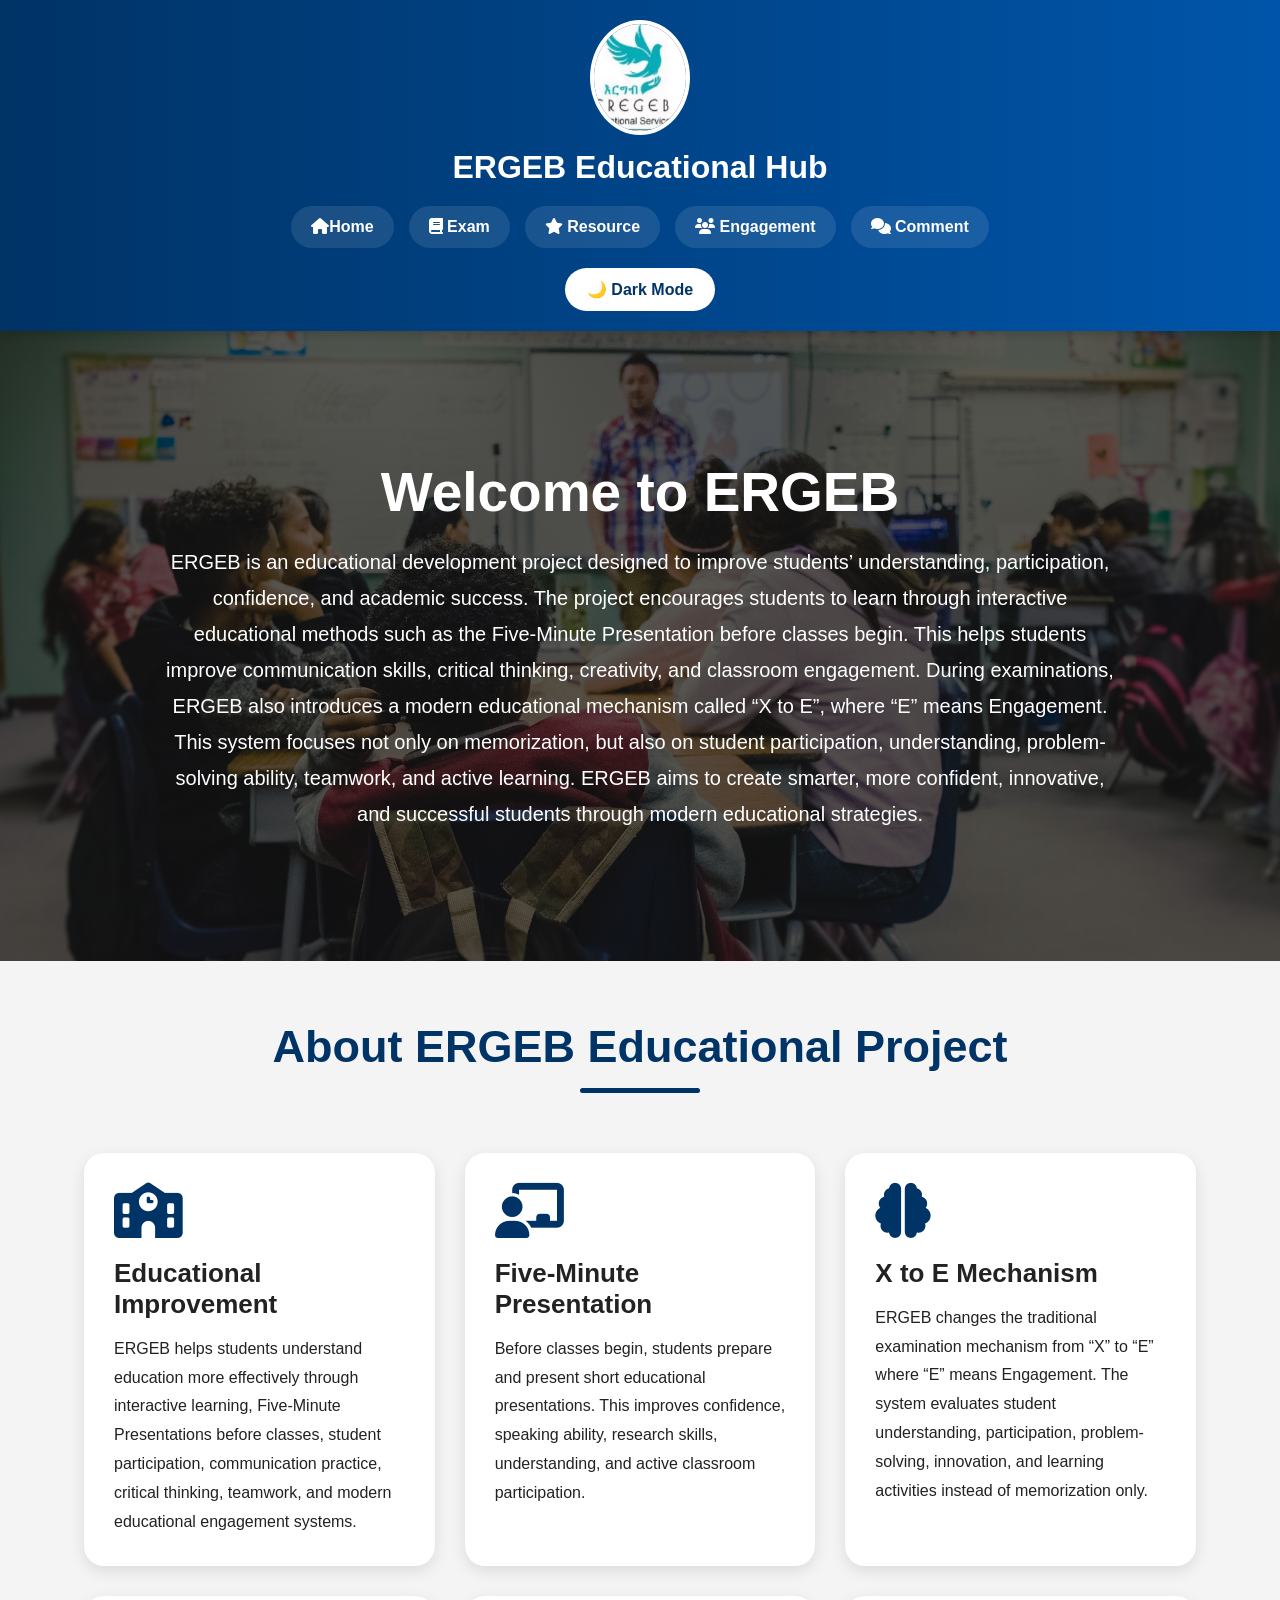
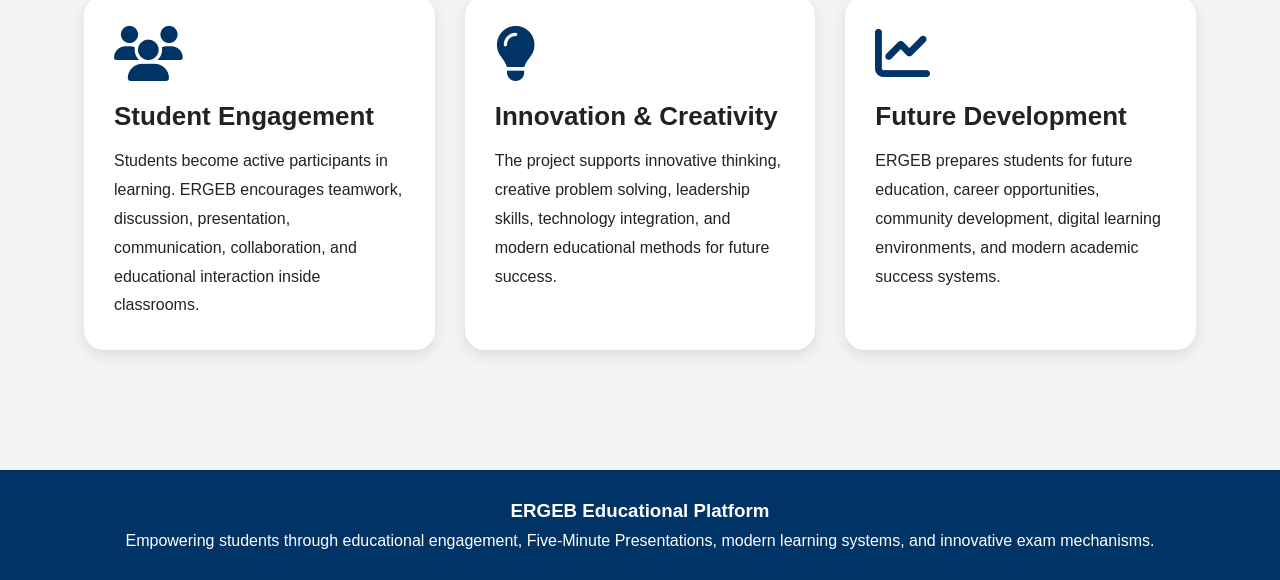
<file: index.html>
<!DOCTYPE html>
<html lang="en">

<head>

<meta charset="UTF-8">
<meta name="viewport"
content="width=device-width, initial-scale=1.0">

<title>ERGEB Educational Project</title>

<link rel="stylesheet"
href="https://cdnjs.cloudflare.com/ajax/libs/font-awesome/6.5.1/css/all.min.css">

<style>

/* RESET */

*{
margin:0;
padding:0;
box-sizing:border-box;
scroll-behavior:smooth;
}

/* BODY */

body{
font-family:Arial,sans-serif;
background:#f4f4f4;
color:#222;
transition:0.4s;
overflow-x:hidden;
}

/* DARK MODE */

.dark-mode{
background:#121212;
color:white;
}

/* HEADER */

header{
background:linear-gradient(90deg,#003366,#0055aa);
color:white;
padding:20px;
position:relative;
top:0;
z-index:1000;
box-shadow:0 2px 10px rgba(0,0,0,0.2);
animation:slideDown 1s ease;
text-align:center;
}

@keyframes slideDown{

from{
transform:translateY(-100%);
opacity:0;
}

to{
transform:translateY(0);
opacity:1;
}

}

/* LOGO */

.logo{
width:100px;
border-radius:50%;
border:4px solid white;
margin-bottom:10px;

}



/* NAVIGATION */

nav{
display:flex;
justify-content:center;
gap:15px;
flex-wrap:wrap;
margin-top:20px;
}

nav a{
text-decoration:none;
color:white;
padding:12px 20px;
border-radius:30px;
font-weight:bold;
transition:0.4s;
background:rgba(255,255,255,0.1);
}

nav a:hover{
background:white;
color:#003366;
transform:scale(1.1);
}

/* DARK MODE BUTTON */

#modeBtn{
margin-top:20px;
padding:12px 22px;
border:none;
border-radius:30px;
cursor:pointer;
font-size:16px;
font-weight:bold;
background:white;
color:#003366;
transition:0.4s;
}

#modeBtn:hover{
background:black;
color:white;
transform:scale(1.1);
}

/* HERO SECTION */

.hero{
height:70vh;
display:flex;
justify-content:center;
align-items:center;
flex-direction:column;
text-align:center;
padding:20px;

background:
linear-gradient(rgba(0,0,0,0.6),
rgba(0,0,0,0.6)),
url('hero-bg.jpg')
center/cover;

color:white;

animation:fadeIn 2s ease;
}

@keyframes fadeIn{

from{
opacity:0;
}

to{
opacity:1;
}

}

.hero h2{
font-size:55px;
margin-bottom:20px;
animation:bounce 2s infinite;
}

@keyframes bounce{

0%{
transform:translateY(0);
}

50%{
transform:translateY(-10px);
}

100%{
transform:translateY(0);
}

}

.hero p{
max-width:950px;
font-size:20px;
line-height:1.8;
}

/* MAIN SECTION */

.home{
width:90%;
max-width:1300px;
margin:auto;
padding:60px 20px;
}

/* TITLE */

.section-title{
text-align:center;
font-size:45px;
margin-bottom:60px;
color:#003366;
position:relative;
}

.dark-mode .section-title{
color:#4da6ff;
}

.section-title::after{
content:"";
width:120px;
height:5px;
background:#003366;
display:block;
margin:15px auto;
border-radius:10px;
}

.dark-mode .section-title::after{
background:#4da6ff;
}

/* CARD GRID - SET TO FORCE 3 COLUMNS PER ROW FOR DESKTOP SCREENWIDTHS */
.card-container{
display:grid;
grid-template-columns:repeat(3, 1fr);
gap:30px;
}

/* CARD */

.card{
background:white;
padding:30px;
border-radius:20px;
box-shadow:0 5px 15px rgba(0,0,0,0.1);
transition:0.5s;
animation:zoomIn 1s ease;
position:relative;
overflow:hidden;
}

.dark-mode .card{
background:#1e1e1e;
}

@keyframes zoomIn{

from{
transform:scale(0.7);
opacity:0;
}

to{
transform:scale(1);
opacity:1;
}

}

.card:hover{
transform:translateY(-10px) scale(1.03);
box-shadow:0 10px 25px rgba(0,0,0,0.3);
}

/* ICON */

.card i{
font-size:55px;
margin-bottom:20px;
color:#003366;
}

.dark-mode .card i{
color:#4da6ff;
}

/* CARD TITLE */

.card h3{
font-size:26px;
margin-bottom:15px;
}

/* CARD TEXT */

.card p{
line-height:1.8;
font-size:16px;
}

/* SCROLL BUTTON */

.scrollTop{
position:fixed;
bottom:20px;
right:20px;
background:#003366;
color:white;
border:none;
padding:15px 18px;
border-radius:50%;
cursor:pointer;
font-size:20px;
display:none;
transition:0.4s;
z-index:999;
}

.scrollTop:hover{
background:green;
transform:scale(1.1);
}

/* FOOTER */

footer{
background:#003366;
color:white;
text-align:center;
padding:30px;
margin-top:60px;
}

.dark-mode footer{
background:black;
}

footer h3{
margin-bottom:10px;
}

/* RESPONSIVE */

@media(max-width:992px){
/* Adapts to 2 columns on tablets/midsize screens */
.card-container {
grid-template-columns: repeat(2, 1fr);
}
}

@media(max-width:768px){

.hero h2{
font-size:38px;
}

.hero p{
font-size:17px;
}

header h1{
font-size:30px;
}

nav{
flex-direction:column;
}

/* Drops to 1 single column block layout layout on micro screen layouts */
.card-container {
grid-template-columns: 1fr;
}

}

</style>

</head>

<body>

<header>

<img src="OIP (1).webp" class="logo">

<h1>ERGEB Educational Hub</h1>

<nav>

<a href="index.html">
<i class="fa fa-home"></i>Home
</a>

<a href="exam.html">
<i class="fa fa-book"></i> Exam
</a>

<a href="resource.html"><i class="fa fa-star"></i> Resource</a>

</a>

<a href="engagement.html">
<i class="fa fa-users"></i> Engagement
</a>

<a href="comment.html">
<i class="fa fa-comments"></i> Comment
</a>

</nav>

<button id="modeBtn">
🌙 Dark Mode
</button>

</header>

<section class="hero">

<h2>
Welcome to ERGEB
</h2>

<p>

ERGEB is an educational development project
designed to improve students’ understanding,
participation, confidence, and academic success.

The project encourages students to learn through
interactive educational methods such as the
Five-Minute Presentation before classes begin.

This helps students improve communication skills,
critical thinking, creativity, and classroom
engagement.

During examinations, ERGEB also introduces
a modern educational mechanism called
“X to E”, where “E” means Engagement.

This system focuses not only on memorization,
but also on student participation, understanding,
problem-solving ability, teamwork, and active
learning.

ERGEB aims to create smarter, more confident,
innovative, and successful students through
modern educational strategies.

</p>

</section>

<section class="home">

<h2 class="section-title">
About ERGEB Educational Project
</h2>

<div class="card-container">

<div class="card">

<i class="fa fa-school"></i>

<h3>Educational Improvement</h3>

<p>

ERGEB helps students understand education
more effectively through interactive learning,
Five-Minute Presentations before classes,
student participation, communication practice,
critical thinking, teamwork, and modern
educational engagement systems.

</p>

</div>

<div class="card">

<i class="fa fa-chalkboard-teacher"></i>

<h3>Five-Minute Presentation</h3>

<p>

Before classes begin, students prepare and
present short educational presentations.

This improves confidence, speaking ability,
research skills, understanding, and active
classroom participation.

</p>

</div>

<div class="card">

<i class="fa fa-brain"></i>

<h3>X to E Mechanism</h3>

<p>

ERGEB changes the traditional examination
mechanism from “X” to “E” where “E”
means Engagement.

The system evaluates student understanding,
participation, problem-solving, innovation,
and learning activities instead of memorization only.

</p>

</div>

<div class="card">

<i class="fa fa-users"></i>

<h3>Student Engagement</h3>

<p>

Students become active participants in learning.
ERGEB encourages teamwork, discussion,
presentation, communication, collaboration,
and educational interaction inside classrooms.

</p>

</div>

<div class="card">

<i class="fa fa-lightbulb"></i>

<h3>Innovation & Creativity</h3>

<p>

The project supports innovative thinking,
creative problem solving, leadership skills,
technology integration, and modern educational
methods for future success.

</p>

</div>

<div class="card">

<i class="fa fa-chart-line"></i>

<h3>Future Development</h3>

<p>

ERGEB prepares students for future education,
career opportunities, community development,
digital learning environments, and modern
academic success systems.

</p>

</div>

</div>

</section>

<footer>

<h3>
ERGEB Educational Platform
</h3>

<p>

Empowering students through educational
engagement, Five-Minute Presentations,
modern learning systems, and innovative
exam mechanisms.

</p>

</footer>

<button class="scrollTop" id="topBtn">
↑
</button>

<script>

/* DARK MODE */

const modeBtn =
document.getElementById("modeBtn");

modeBtn.addEventListener("click",()=>{

document.body.classList.toggle("dark-mode");

if(document.body.classList.contains("dark-mode")){

modeBtn.innerHTML =
"☀️ Light Mode";

}else{

modeBtn.innerHTML =
"🌙 Dark Mode";

}

});

/* SCROLL BUTTON */

const topBtn =
document.getElementById("topBtn");

window.addEventListener("scroll",()=>{

if(window.scrollY > 300){

topBtn.style.display = "block";

}else{

topBtn.style.display = "none";

}

});

/* SCROLL TO TOP */

topBtn.addEventListener("click",()=>{

window.scrollTo({

top:0,
behavior:"smooth"

});

});

/* CARD ANIMATION */

const cards =
document.querySelectorAll(".card");

window.addEventListener("scroll",()=>{

cards.forEach(card=>{

const top =
card.getBoundingClientRect().top;

if(top < window.innerHeight - 100){

card.style.opacity = "1";
card.style.transform = "translateY(0)";

}

});

});

</script>

</body>

</html>
</file>
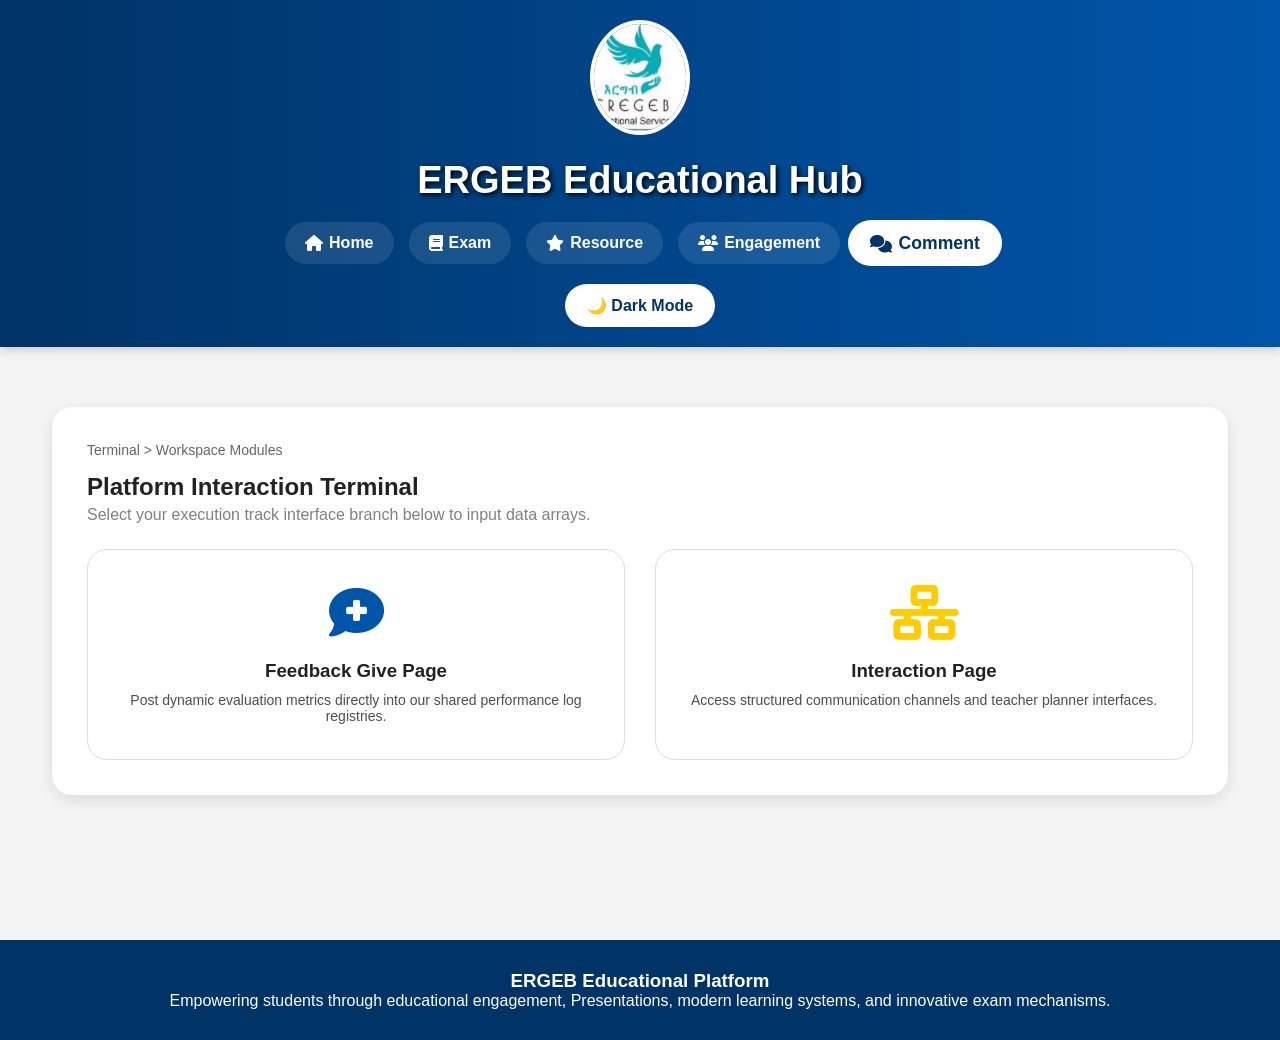
<file: comment.html>
<!DOCTYPE html>
<html lang="en">
<head>
    <meta charset="UTF-8">
    <meta name="viewport" content="width=device-width, initial-scale=1.0">
    <title>ERGEB Educational Workspace - Platform Terminal Hub</title>
    <link rel="stylesheet" href="https://cdnjs.cloudflare.com/ajax/libs/font-awesome/6.5.1/css/all.min.css">
    <style>
        /* RESET */
        * {
            margin: 0;
            padding: 0;
            box-sizing: border-box;
            scroll-behavior: smooth;
        }

        /* BODY & TRANSITIONS */
        body {
            font-family: Arial, sans-serif;
            background: #f4f4f4;
            color: #222;
            transition: 0.4s;
            overflow-x: hidden;
        }

        /* DARK MODE IMPLEMENTATION */
        .dark-mode {
            background: #121212;
            color: white;
        }

        /* CORE COMPONENT STYLING: MOVABLE HEADER */
        header {
            background: linear-gradient(90deg, #003366, #0055aa);
            color: white;
            padding: 20px;
            position: relative;
            top: 0;
            z-index: 1000;
            box-shadow: 0 2px 10px rgba(0,0,0,0.2);
            animation: slideDown 1s ease;
            text-align: center;
        }

        @keyframes slideDown {
            from { transform: translateY(-100%); opacity: 0; }
            to { transform: translateY(0); opacity: 1; }
        }

        .logo {
            width: 100px;
            border-radius: 50%;
            border: 4px solid white;
            margin-bottom: 10px;
            
            height: auto;
        }


        header h1 {
            font-size: 38px;
            margin-top: 10px;
            text-shadow: 2px 2px 5px black;
        }

        nav {
            display: flex;
            justify-content: center;
            gap: 15px;
            flex-wrap: wrap;
            margin-top: 20px;
        }

        nav a {
            text-decoration: none;
            color: white;
            padding: 12px 20px;
            border-radius: 30px;
            font-weight: bold;
            transition: 0.4s;
            background: rgba(255, 255, 255, 0.1);
            display: inline-flex;
            align-items: center;
            gap: 6px;
        }

        nav a:hover, nav a.active-link {
            background: white;
            color: #003366;
            transform: scale(1.1);
        }

        #modeBtn {
            margin-top: 20px;
            padding: 12px 22px;
            border: none;
            border-radius: 30px;
            cursor: pointer;
            font-size: 16px;
            font-weight: bold;
            background: white;
            color: #003366;
            transition: 0.4s;
            display: inline-flex;
            align-items: center;
            gap: 8px;
        }

        #modeBtn:hover {
            background: black;
            color: white;
            transform: scale(1.1);
        }

        /* CONTAINER SYSTEM LAYOUTS */
        .container {
            width: 95%;
            max-width: 1400px;
            margin: auto;
            padding: 60px 20px;
        }

        .comment-page-stage {
            display: none;
        }

        .comment-page-stage.stage-active {
            display: block;
        }

        .workspace-card {
            background: white;
            padding: 35px;
            border-radius: 20px;
            box-shadow: 0 5px 15px rgba(0,0,0,0.1);
            margin-bottom: 25px;
            transition: 0.5s;
        }

        .dark-mode .workspace-card {
            background: #1e1e1e;
            box-shadow: 0 10px 25px rgba(0,0,0,0.3);
        }

        /* GRID ARRANGEMENTS */
        .selection-grid {
            display: grid;
            grid-template-columns: repeat(auto-fit, minmax(280px, 1fr));
            gap: 30px;
            margin-top: 25px;
        }

        .interactive-card {
            background: white;
            border: 1px solid #ddd;
            border-radius: 20px;
            padding: 35px 25px;
            text-align: center;
            cursor: pointer;
            transition: all 0.5s ease;
        }

        .dark-mode .interactive-card {
            background: #252525;
            border-color: #333;
        }

        .interactive-card:hover {
            transform: translateY(-10px) scale(1.03);
            border-color: #0055aa;
            box-shadow: 0 10px 25px rgba(0,0,0,0.2);
        }

        .interactive-card i {
            font-size: 55px;
            color: #003366;
            margin-bottom: 20px;
        }

        .dark-mode .interactive-card i {
            color: #4da6ff;
        }

        label {
            display: block;
            margin-top: 15px;
            font-weight: 600;
            font-size: 14px;
        }

        input, select, textarea {
            width: 100%;
            padding: 12px;
            margin-top: 6px;
            border-radius: 6px;
            border: 1px solid #ccc;
            background: transparent;
            color: inherit;
            font-size: 15px;
        }

        .dark-mode input, .dark-mode select, .dark-mode textarea {
            border-color: #444;
            background: #2b2b2b;
        }

        /* PASSWORD INPUT EYE-TOGGLE CONTAINER */
        .password-wrapper {
            position: relative;
            display: flex;
            align-items: center;
        }

        .password-wrapper input {
            padding-right: 45px;
        }

        .password-toggle-icon {
            position: absolute;
            right: 15px;
            top: calc(50% + 3px);
            transform: translateY(-50%);
            cursor: pointer;
            color: #666;
            transition: 0.2s;
        }

        .password-toggle-icon:hover {
            color: #0055aa;
        }

        .dark-mode .password-toggle-icon {
            color: #aaa;
        }

        .dark-mode .password-toggle-icon:hover {
            color: #4da6ff;
        }

        /* CODE CONSOLE GRAPHICS */
        .code-editor-box {
            font-family: 'Courier New', Courier, monospace;
            background: #151515;
            color: #00ff66;
            border: 2px solid #333;
            padding: 15px;
            border-radius: 8px;
            resize: vertical;
        }

        /* SENTIMENT EVALUATION STYLES */
        .opinion-log-item {
            padding: 15px;
            border-radius: 8px;
            margin-top: 12px;
            border-left: 6px solid;
        }

        .opinion-node-positive {
            background: rgba(40, 167, 69, 0.1);
            border-left-color: #28a745;
            color: #1e7e34;
        }
        .dark-mode .opinion-node-positive { background: rgba(40, 167, 69, 0.2); color: #2ced6b; }

        .opinion-node-negative {
            background: rgba(220, 53, 69, 0.1);
            border-left-color: #dc3545;
            color: #bd2130;
        }
        .dark-mode .opinion-node-negative { background: rgba(220, 53, 69, 0.2); color: #ff5c6c; }

        /* VIRTUAL TERMINAL MESSAGE VIEWPADS */
        .conversation-terminal-viewport {
            background: #fafafa;
            border: 1px solid #ddd;
            border-radius: 10px;
            padding: 15px;
            height: 300px;
            overflow-y: auto;
            margin: 20px 0;
        }

        .dark-mode .conversation-terminal-viewport {
            background: #1a1a1a;
            border-color: #444;
        }

        .msg-bubble {
            margin-bottom: 12px;
            padding: 10px 14px;
            border-radius: 8px;
            max-width: 80%;
            font-size: 14px;
        }

        .msg-guest { background: #e1f5fe; color: #0277bd; margin-right: auto; }
        .dark-mode .msg-guest { background: #003366; color: #e1f5fe; }

        .msg-developer { background: #e8f5e9; color: #2e7d32; margin-left: auto; text-align: right; }
        .dark-mode .msg-developer { background: #1b5e20; color: #e8f5e9; }

        /* BUTTON LAYOUT ARCHITECTURE */
        button.btn-student, button.btn-danger, button.btn-nav, button.btn-warn {
            padding: 12px 22px;
            border-radius: 30px;
            border: none;
            font-weight: bold;
            cursor: pointer;
            transition: 0.4s;
            display: inline-flex;
            align-items: center;
            gap: 8px;
        }

        .btn-student { background: #28a745; color: white; }
        .btn-student:hover { background: #218838; transform: scale(1.05); }
        
        .btn-danger { background: #dc3545; color: white; }
        .btn-danger:hover { background: #bd2130; transform: scale(1.05); }

        .btn-warn { background: #ffcc00; color: #111; }
        .btn-warn:hover { background: #e6b800; transform: scale(1.05); }
        
        .btn-nav { background: rgba(0,0,0,0.05); color: #333; }
        .btn-nav:hover { transform: scale(1.05); }
        .dark-mode .btn-nav { background: rgba(255,255,255,0.1); color: #fff; }

        .breadcrumb-trail {
            font-size: 14px;
            color: #666;
            margin-bottom: 15px;
            font-weight: 500;
        }
        .dark-mode .breadcrumb-trail { color: #aaa; }

        footer {
            background: #003366; color: white; text-align: center; padding: 30px; margin-top: 60px;
        }
        .dark-mode footer { background: black; }

        .scrollTop {
            position: fixed; bottom: 20px; right: 20px; background: #003366; color: white;
            border: none; padding: 15px 18px; border-radius: 50%; cursor: pointer;
            font-size: 20px; display: none; z-index: 999;
        }
        .scrollTop:hover { background: green; transform: scale(1.1); }
    </style>
</head>
<body>

    <header id="mainAppHeader">
        <img src="OIP (1).webp" class="logo" alt="Logo">
        <h1>ERGEB Educational Hub</h1>
        <nav>
            <a href="index.html"><i class="fa fa-home"></i> Home</a>
            <a href="exam.html"><i class="fa fa-book"></i> Exam</a>
            <a href="resource.html"><i class="fa fa-star"></i> Resource</a>
            <a href="engagement.html"><i class="fa fa-users"></i> Engagement</a>
            <a href="comment.html" class="active-link"><i class="fa fa-comments"></i> Comment</a>
        </nav>
        <button id="modeBtn">🌙 Dark Mode</button>
    </header>

    <main class="container">

        <section id="commentStageRootMenu" class="comment-page-stage stage-active">
            <div class="workspace-card">
                <div class="breadcrumb-trail">Terminal > Workspace Modules</div>
                <h1>Platform Interaction Terminal</h1>
                <p style="color: gray; margin-top: 5px;">Select your execution track interface branch below to input data arrays.</p>
                
                <div class="selection-grid">
                    <div class="interactive-card" onclick="advanceWorkflowStage('commentStageFeedbackDesk')">
                        <i class="fa fa-comment-medical" style="color: #0055aa;"></i>
                        <h3>Feedback Give Page</h3>
                        <p style="margin-top:10px; font-size:14px; opacity:0.8;">Post dynamic evaluation metrics directly into our shared performance log registries.</p>
                    </div>
                    <div class="interactive-card" onclick="advanceWorkflowStage('commentStageInteractionHubMenu')">
                        <i class="fa fa-network-wired" style="color: #ffcc00;"></i>
                        <h3>Interaction Page</h3>
                        <p style="margin-top:10px; font-size:14px; opacity:0.8;">Access structured communication channels and teacher planner interfaces.</p>
                    </div>
                </div>
            </div>
        </section>

        <section id="commentStageFeedbackDesk" class="comment-page-stage">
            <div class="workspace-card">
                <div class="breadcrumb-trail">Terminal > Feedback Give Page</div>
                <h1>Feedback Giving Place</h1>
                <p style="color: gray; margin-top: 5px;">Submit site parameters verification assessments below to display calculated log frames color grids.</p>
                
                <div style="max-width: 650px; margin-top: 25px; padding: 25px; background: rgba(0,0,0,0.01); border: 1px solid #ddd; border-radius: 12px;">
                    <form onsubmit="processNewUserOpinionPacket(event)">
                        <label>Identity Handle Tag Name:</label>
                        <input type="text" id="opinionNameField" placeholder="Type your identity registration handle..." required>
                        
                        <label>Platform Performance Script Content Rows:</label>
                        <textarea id="opinionContentField" rows="4" placeholder="Enter review data here... (Tip: Positive keywords build green matrices, negative strings throw red frames)" required></textarea>
                        
                        <button type="submit" class="btn-student" style="width: 100%; margin-top: 15px; justify-content: center;">
                            <i class="fa fa-share-square"></i> Publish Assessment Packet
                        </button>
                    </form>
                </div>

                <div style="margin-top: 40px;">
                    <h2>Active Live Evaluation Log Matrix</h2>
                    <div id="opinionFeedRenderBox" style="margin-top:15px; max-height: 400px; overflow-y: auto; padding-right: 10px;">
                    </div>
                </div>

                <button class="btn-nav" style="margin-top: 30px;" onclick="advanceWorkflowStage('commentStageRootMenu')">
                    <i class="fa fa-arrow-left"></i> Return to Main Menu
                </button>
            </div>
        </section>

        <section id="commentStageInteractionHubMenu" class="comment-page-stage">
            <div class="workspace-card">
                <div class="breadcrumb-trail">Terminal > Interaction Page center</div>
                <h1>Teacher Planner</h1>
                <p style="color: gray; margin-top: 5px;">Specify your active terminal verification track below to update platform values.</p>
                
                <div class="selection-grid">
                    <div class="interactive-card" onclick="prepareAndResetGuestInputModule()">
                        <i class="fa fa-circle-question" style="color: #28a745;"></i>
                        <h3>Guest Page</h3>
                        <p style="margin-top:10px; font-size:14px; opacity:0.8;">Open the registry channel panel to submit unresolved assignment tickets.</p>
                    </div>
                    <div class="interactive-card" onclick="prepareAndVerifyDeveloperGateState()">
                        <i class="fa fa-chart-line" style="color: #dc3545;"></i>
                        <h3>Developer Page</h3>
                        <p style="margin-top:10px; font-size:14px; opacity:0.8;">See metrics dashboards, apply customizable runtime engine codes, and post answer packets.</p>
                    </div>
                </div>

                <button class="btn-nav" style="margin-top: 30px;" onclick="advanceWorkflowStage('commentStageRootMenu')">
                    <i class="fa fa-arrow-left"></i> Back to Main Menu
                </button>
            </div>
        </section>

        <section id="commentStageGuestRegistrationForm" class="comment-page-stage">
            <div class="workspace-card">
                <div class="breadcrumb-trail">Teacher Planner > Guest Page</div>
                <h1 id="guestPageMainHeadline">Sign Up Page</h1>
                <p id="guestPageSubInstructions" style="color: gray; margin-top: 5px;">Declare a tracking alias block handle value below to acquire system keys.</p>

                <div style="max-width: 500px; margin: 30px 0; padding: 25px; background: rgba(0,0,0,0.02); border: 1px solid #ddd; border-radius: 12px;">
                    
                    <div id="guestSignUpActionHaltModule">
                        <label>Nominate Unique Workspace Username Handle:</label>
                        <input type="text" id="guestRegisterUsernameInput" placeholder="Create identity tag string (e.g., Rahel_Node)...">
                        
                        <button class="btn-student" style="width:100%; margin-top:15px; justify-content:center;" onclick="executeGuestAccountRegistrationPipeline()">
                            <i class="fa fa-id-badge"></i> Initialize System Key Generation / Login
                        </button>
                    </div>

                    <div id="guestLoginVerificationModule" style="display:none; margin-top:10px;">
                        <label>Enter Registered 4-Digit Password Code Node:</label>
                        <div class="password-wrapper">
                            <input type="password" id="guestLoginCodeInputField" placeholder="Enter 4-Digit Passcode..." style="text-align:center;" maxlength="4">
                            <i class="fa fa-eye password-toggle-icon" onclick="togglePasswordVisibility('guestLoginCodeInputField', this)"></i>
                        </div>
                        
                        <button class="btn-warn" style="width:100%; margin-top:15px; justify-content:center;" onclick="validateGuestPasscodeLoginStream()">
                            <i class="fa fa-unlock-alt"></i> Enter Chat Console
                        </button>
                    </div>

                    <div id="guestSignUpTokenRevealArea" style="display:none; margin-top:15px; border-top:2px dashed #bbb; padding-top:20px;">
                        <div style="background: rgba(40,167,69,0.15); border: 1px solid #28a745; padding: 15px; border-radius: 8px; color: #1e7e34;">
                            <h4><i class="fa fa-shield-alt"></i> Your Password Code Node:</h4>
                            <span id="renderedGuestSecurePasswordCodeNode" style="font-size:24px; font-weight:bold; color:#ffcc00; background:#111; padding:4px 12px; display:inline-block; border-radius:6px; margin:10px 0;">0000</span>
                            <p style="font-size:12.5px; color:gray;">System entry passcode registered. Securely copy this profile allocation identifier code.</p>
                        </div>
                        
                        <button class="btn-warn" style="width:100%; margin-top:20px; justify-content:center; font-size:16px;" onclick="advanceWorkflowStage('commentStageGuestToDeveloperChatConsole')">
                            Next <i class="fa fa-arrow-right"></i>
                        </button>
                    </div>
                </div>

                <button class="btn-danger" onclick="advanceWorkflowStage('commentStageInteractionHubMenu')">
                    <i class="fa fa-times"></i> Cancel Registration Process
                </button>
            </div>
        </section>

        <section id="commentStageGuestToDeveloperChatConsole" class="comment-page-stage">
            <div class="workspace-card">
                <div class="breadcrumb-trail">Guest Page > Communication Core</div>
                <h1 style="color:#0055aa;"><i class="fa fa-paper-plane"></i> Guest Communication to Developer Page</h1>
                <p style="color:gray;">Active Secure Socket Session Frame Bound to: <strong id="activeGuestSessionIdentityLabelText" style="color:#222;">None</strong></p>

                <div class="conversation-terminal-viewport" id="guestChatFeedScrollWindow"></div>

                <div style="display:flex; gap:10px; max-width: 800px;">
                    <input type="text" id="guestChatMessageTextInput" placeholder="Type data stream script question lines to developers..." style="margin-top:0;">
                    <button class="btn-student" onclick="dispatchGuestMessageToDeveloperPipeline()"><i class="fa fa-send"></i> Send</button>
                </div>

                <div style="margin-top:30px; border-top:1px solid #eee; padding-top:20px;">
                    <button class="btn-danger" onclick="terminateAndClearActiveGuestSession()"><i class="fa fa-sign-out-alt"></i> Close Channel Connection</button>
                </div>
            </div>
        </section>

        <section id="commentStageDeveloperAuthenticationGate" class="comment-page-stage">
            <div class="workspace-card" style="text-align:center; padding:50px 20px;">
                <div class="breadcrumb-trail" style="text-align:left;">Developer Page > Security Authentication Check</div>
                <i class="fa fa-lock" style="font-size:65px; color:#dc3545; margin-bottom:20px;"></i>
                
                <h1 id="developerGateHeadlineText">Fill Password First</h1>
                <p id="developerGateInstructionsText" style="color:gray;">Input master workspace credentials tokens below to clear visual security blockades.</p>

                <div style="max-width:360px; margin:20px auto;">
                    <div class="password-wrapper">
                        <input type="password" id="developerPortalVerificationTokenField" placeholder="Enter Administrative Token..." style="text-align:center;">
                        <i class="fa fa-eye password-toggle-icon" onclick="togglePasswordVisibility('developerPortalVerificationTokenField', this)"></i>
                    </div>
                    
                    <button id="developerGateSubmitActionBtn" class="btn-warn" style="width:100%; margin-top:15px; justify-content:center;" onclick="executeDeveloperConsoleAuthorizationPipeline()">
                        <i class="fa fa-unlock"></i> Enter Developer Page
                    </button>
                </div>

                <button class="btn-nav" style="margin-top:20px;" onclick="advanceWorkflowStage('commentStageInteractionHubMenu')"><i class="fa fa-arrow-left"></i> Abort Verification</button>
            </div>
        </section>

        <section id="commentStageDeveloperVerifiedDashboardDesk" class="comment-page-stage">
            <div class="workspace-card">
                <div class="breadcrumb-trail">Teacher Planner -> Developer Page Operations</div>
                <h1 style="color:#28a745;"><i class="fa fa-terminal"></i> Developer Page</h1>
                <p style="color:gray;">Review student coordination metrics, manage custom access codes, or execute dynamic modifications instantly.</p>

                <div style="margin: 25px 0; padding: 20px; background: rgba(0,0,0,0.03); border: 1px solid #bbb; border-radius: 12px; display: grid; grid-template-columns: repeat(auto-fit, minmax(280px, 1fr)); gap:20px;">
                    <div>
                        <h3 style="color: #dc3545; margin-bottom: 5px;"><i class="fa fa-key"></i> Security Key Management</h3>
                        <p style="font-size: 13px; color: gray; margin-bottom: 15px;">Modify or redefine your admin console entry passcode string token directly.</p>
                        
                        <label>Enter New Admin Passcode Token:</label>
                        <div class="password-wrapper">
                            <input type="password" id="developerConsoleNewPasswordChangeField" placeholder="Type new password assignment value...">
                            <i class="fa fa-eye password-toggle-icon" onclick="togglePasswordVisibility('developerConsoleNewPasswordChangeField', this)"></i>
                        </div>
                        
                        <button class="btn-danger" style="margin-top:12px; font-size:14px; border-radius:8px;" onclick="modifyAndSaveDeveloperMasterPassword()">
                            <i class="fa fa-exchange-alt"></i> Change Access Authentication Key
                        </button>
                    </div>

                    <div>
                        <h3 style="color: #0055aa; margin-bottom: 5px;"><i class="fa fa-code"></i> Live Runtime Code Terminal</h3>
                        <p style="font-size: 13px; color: gray; margin-bottom: 15px;">Apply code configurations directly, or swap methods using the template selector.</p>
                        
                        <label>Select System Change Method Template:</label>
                        <select id="developerMethodTemplateSelector" onchange="loadSelectedMethodCodeTemplateIntoConsole()" style="margin-bottom:15px;">
                            <option value="custom">-- Custom Script Setup Input --</option>
                            <option value="alertChange">Method: Alter Core Platform Title Header</option>
                            <option value="colorOverride">Method: Force Matrix Background Overlay Style</option>
                            <option value="clearLogs">Method: Flush Active Runtime Feedback Datasets</option>
                        </select>

                        <label>Terminal Workspace Script Body:</label>
                        <textarea id="developerLiveTerminalCodeArea" rows="4" class="code-editor-box" placeholder="// Enter your JavaScript logic parameters block here...&#10;alert('Platform Runtime Injected Successfully!');"></textarea>
                        
                        <div style="margin-top: 12px; display: flex; gap: 10px; flex-wrap: wrap;">
                            <button class="btn-student" style="padding:8px 16px; font-size:13px; border-radius:8px;" onclick="applyAndExecuteDeveloperTerminalCode()"><i class="fa fa-play"></i> Apply Code</button>
                            <button class="btn-nav" style="padding:8px 16px; font-size:13px; border-radius:8px;" onclick="resetDeveloperTerminalCodeArea()"><i class="fa fa-refresh"></i> Clear</button>
                        </div>
                    </div>
                </div>

                <hr style="border: 0; border-top: 1px solid #ddd; margin: 30px 0;">

                <div style="max-width:400px; margin-top:20px;">
                    <label>Target Active Connection Link Channel:</label>
                    <select id="developerTargetChannelDropdownSelector" onchange="renderActiveDeveloperTargetChatWindow()"></select>
                </div>

                <div class="conversation-terminal-viewport" id="developerChatFeedScrollWindow"></div>

                <div style="display:flex; gap:10px; max-width:800px;">
                    <input type="text" id="developerResponsePacketTextArea" placeholder="Type corrective answer block script row parameters here..." style="margin-top:0;">
                    <button class="btn-student" onclick="dispatchDeveloperReplyToActiveChannelPipeline()"><i class="fa fa-reply"></i> Transmit Reply Packet</button>
                </div>

                <div style="margin-top:35px; padding-top:20px; border-top:1px dashed #ccc;">
                    <button class="btn-danger" onclick="lockDeveloperTerminalAccessSession()"><i class="fa fa-lock"></i> Lock System Terminal</button>
                </div>
            </div>
        </section>

    </main>

    <footer>
        <h3>ERGEB Educational Platform</h3>
        <p>Empowering students through educational engagement, Presentations, modern learning systems, and innovative exam mechanisms.</p>
    </footer>

    <button class="scrollTop" id="topBtn">↑</button>

    <script>
        /* STORAGE CACHE MEMORY DATABASE SCHEMAS */
        let localCacheOpinionsDatabase = JSON.parse(localStorage.getItem("ERGEB_PLATFORM_OPINIONS")) || [];
        let localCacheGuestDirectory = JSON.parse(localStorage.getItem("ERGEB_PLATFORM_GUEST_REGISTRY")) || {};
        let localCacheChatTransmissionsLog = JSON.parse(localStorage.getItem("ERGEB_PLATFORM_CHATS")) || {};

        let globalRuntimeActiveGuestSessionUserKey = "";

        /* WINDOW STAGE INITIAL LOAD HOOKS */
        window.onload = function() {
            rebuildPlatformOpinionsLogViewFeed();
            synchronizeDeveloperWorkspaceDropdownOptions();
        };

        /* CENTRAL VIEW CONTROLLER ENGINE PIPELINE ROUTER */
        function advanceWorkflowStage(targetPageStageId) {
            document.querySelectorAll(".comment-page-stage").forEach(stage => stage.classList.remove("stage-active"));
            
            const selectedStageNode = document.getElementById(targetPageStageId);
            if(selectedStageNode) selectedStageNode.classList.add("stage-active");

            if(document.body.classList.contains("dark-mode")) {
                document.querySelectorAll(".workspace-card h1, .workspace-card h2").forEach(title => title.style.color = "white");
            }
            window.scrollTo({ top: 0, behavior: 'smooth' });
        }

        /* PASSWORD VISIBILITY TOGGLE CONTROLLER */
        function togglePasswordVisibility(fieldId, toggleIcon) {
            const passwordField = document.getElementById(fieldId);
            if (passwordField.type === "password") {
                passwordField.type = "text";
                toggleIcon.classList.remove("fa-eye");
                toggleIcon.classList.add("fa-eye-slash");
            } else {
                passwordField.type = "password";
                toggleIcon.classList.remove("fa-eye-slash");
                toggleIcon.classList.add("fa-eye");
            }
        }

        /* ==================== SECURE DYNAMIC INITIAL PASSWORD SETUP CONFIGURATORS ==================== */
        function prepareAndVerifyDeveloperGateState() {
            const headlineNode = document.getElementById("developerGateHeadlineText");
            const instructNode = document.getElementById("developerGateInstructionsText");
            const inputField = document.getElementById("developerPortalVerificationTokenField");
            const actionButton = document.getElementById("developerGateSubmitActionBtn");

            inputField.value = "";
            inputField.type = "password";
            const toggleIcon = inputField.nextElementSibling;
            if (toggleIcon) {
                toggleIcon.classList.remove("fa-eye-slash");
                toggleIcon.classList.add("fa-eye");
            }

            let masterStoredKey = localStorage.getItem("ERGEB_DEVELOPER_PASSWORD");

            if (!masterStoredKey) {
                headlineNode.innerText = "Set Developer Password First";
                instructNode.innerText = "No active administration security passcode profile discovered. Please nominate and initialize your custom access key below.";
                inputField.placeholder = "Nominate New Access Passcode Token...";
                actionButton.innerHTML = `<i class="fa fa-save"></i> Save & Initialize Access Key`;
                actionButton.setAttribute("onclick", "initializeCustomDeveloperKeyPipeline()");
            } else {
                headlineNode.innerText = "Fill Password First";
                instructNode.innerText = "Input master workspace credentials tokens below to clear visual security blockades.";
                inputField.placeholder = "Enter Administrative Token...";
                actionButton.innerHTML = `<i class="fa fa-unlock"></i> Enter Developer Page`;
                actionButton.setAttribute("onclick", "executeDeveloperConsoleAuthorizationPipeline()");
            }
            advanceWorkflowStage('commentStageDeveloperAuthenticationGate');
        }

        function initializeCustomDeveloperKeyPipeline() {
            const inputField = document.getElementById("developerPortalVerificationTokenField");
            let requestedTokenValue = inputField.value.trim();

            if (!requestedTokenValue || requestedTokenValue.length < 3) {
                alert("Security Error: Passcode string allocation value must contain at least 3 characters.");
                return;
            }

            localStorage.setItem("ERGEB_DEVELOPER_PASSWORD", requestedTokenValue);
            alert("Success! Custom security credentials locked down into localized platform storage parameters.");
            prepareAndVerifyDeveloperGateState();
        }

        function executeDeveloperConsoleAuthorizationPipeline() {
            const tokenField = document.getElementById("developerPortalVerificationTokenField");
            let masterPasscodeValue = localStorage.getItem("ERGEB_DEVELOPER_PASSWORD") || "admin123";
            
            if(tokenField.value === masterPasscodeValue) {
                tokenField.value = "";
                advanceWorkflowStage('commentStageDeveloperVerifiedDashboardDesk');
                synchronizeDeveloperWorkspaceDropdownOptions();
                renderActiveDeveloperTargetChatWindow();
            } else {
                alert("Authentication Intercept Prevented: Security key mismatch identified.");
            }
        }

        function modifyAndSaveDeveloperMasterPassword() {
            const modificationInput = document.getElementById("developerConsoleNewPasswordChangeField");
            let alteredTokenValue = modificationInput.value.trim();

            if (!alteredTokenValue || alteredTokenValue.length < 3) {
                alert("Modification Flag Refused: Target replacement key sequence string length must exceed 2 symbols.");
                return;
            }

            localStorage.setItem("ERGEB_DEVELOPER_PASSWORD", alteredTokenValue);
            modificationInput.value = "";
            const toggleIcon = modificationInput.nextElementSibling;
            if (toggleIcon) {
                modificationInput.type = "password";
                toggleIcon.classList.remove("fa-eye-slash");
                toggleIcon.classList.add("fa-eye");
            }
            alert("Master administrative passcode entry token modified successfully.");
        }

        /* ==================== DYNAMIC CODE EXECUTION & MODIFICATION METHOD SYSTEM ==================== */
        function loadSelectedMethodCodeTemplateIntoConsole() {
            const selector = document.getElementById("developerMethodTemplateSelector");
            const codeConsole = document.getElementById("developerLiveTerminalCodeArea");
            
            const scriptsMap = {
                custom: `// Enter your JavaScript logic parameters block here...\nalert('Platform Runtime Injected Successfully!');`,
                alertChange: `// Method: Alter Core Platform Title Header\ndocument.querySelector('#mainAppHeader h1').innerText = "ERGEB [DEVELOPER CORE OVERRIDE]";\nconsole.log("Header element text updated successfully.");`,
                colorOverride: `// Method: Force Matrix Background Overlay Style\ndocument.querySelectorAll('.workspace-card').forEach(card => {\n    card.style.border = "2px solid #00ff66";\n    card.style.boxShadow = "0px 0px 20px rgba(0,255,102,0.4)";\n});`,
                clearLogs: `// Method: Flush Active Runtime Feedback Datasets\nif(confirm("Confirm deletion of all memory reviews nodes?")) {\n    localStorage.removeItem("ERGEB_PLATFORM_OPINIONS");\n    location.reload();\n}`
            };
            
            if(selector.value in scriptsMap) {
                codeConsole.value = scriptsMap[selector.value];
            }
        }

        function applyAndExecuteDeveloperTerminalCode() {
            const codeConsole = document.getElementById("developerLiveTerminalCodeArea");
            try {
                eval(codeConsole.value);
            } catch(err) {
                alert("Terminal Runtime Parse Exception: " + err.message);
            }
        }

        function resetDeveloperTerminalCodeArea() {
            document.getElementById("developerLiveTerminalCodeArea").value = "";
            document.getElementById("developerMethodTemplateSelector").value = "custom";
        }

        function lockDeveloperTerminalAccessSession() {
            advanceWorkflowStage('commentStageInteractionHubMenu');
        }

        /* ==================== PLATFORM SYSTEM OPINIONS REGISTER CHANNELS ==================== */
        function processNewUserOpinionPacket(event) {
            event.preventDefault();
            const nameNode = document.getElementById("opinionNameField");
            const textNode = document.getElementById("opinionContentField");

            let packet = {
                author: nameNode.value.trim(),
                content: textNode.value.trim(),
                timestamp: new Date().toLocaleString()
            };

            localCacheOpinionsDatabase.unshift(packet);
            localStorage.setItem("ERGEB_PLATFORM_OPINIONS", JSON.stringify(localCacheOpinionsDatabase));
            
            nameNode.value = "";
            textNode.value = "";
            rebuildPlatformOpinionsLogViewFeed();
        }

        function rebuildPlatformOpinionsLogViewFeed() {
            const renderBox = document.getElementById("opinionFeedRenderBox");
            if(!renderBox) return;
            renderBox.innerHTML = "";

            if(localCacheOpinionsDatabase.length === 0) {
                renderBox.innerHTML = `<p style="color:gray; font-style:italic;">No live assessment data tracking records logged inside database array instances yet.</p>`;
                return;
            }

            const positiveKeywords = ["good", "great", "excellent", "awesome", "nice", "perfect", "love", "best"];
            
            localCacheOpinionsDatabase.forEach(item => {
                let textCheck = item.content.toLowerCase();
                let isPositive = positiveKeywords.some(keyword => textCheck.includes(keyword));
                let nodeThemeClass = isPositive ? "opinion-node-positive" : "opinion-node-negative";

                let node = document.createElement("div");
                node.className = `opinion-log-item ${nodeThemeClass}`;
                node.innerHTML = `<strong>${item.author}</strong> <span style="font-size:12px; opacity:0.6; float:right;">${item.timestamp}</span>
                                  <p style="margin-top:6px; font-family:sans-serif; line-height:1.4;">${item.content}</p>`;
                renderBox.appendChild(node);
            });
        }

        /* ==================== COMMUNICATOR DATA SOCKET GUEST CORES ==================== */
        function prepareAndResetGuestInputModule() {
            // Re-zero ui state panel layers
            document.getElementById("guestRegisterUsernameInput").value = "";
            document.getElementById("guestLoginCodeInputField").value = "";
            
            document.getElementById("guestPageMainHeadline").innerText = "Sign Up Page";
            document.getElementById("guestPageSubInstructions").innerText = "Declare a tracking alias block handle value below to acquire system keys.";
            
            document.getElementById("guestSignUpActionHaltModule").style.display = "block";
            document.getElementById("guestLoginVerificationModule").style.display = "none";
            document.getElementById("guestSignUpTokenRevealArea").style.display = "none";
            
            advanceWorkflowStage('commentStageGuestRegistrationForm');
        }

        function executeGuestAccountRegistrationPipeline() {
            const nameInput = document.getElementById("guestRegisterUsernameInput");
            let userTag = nameInput.value.trim();

            if(!userTag) {
                alert("Pipeline Terminated: Target profile key tracking moniker input string is blank.");
                return;
            }

            // DYNAMIC DETECTOR FLOW ENGINE
            if(localCacheGuestDirectory[userTag]) {
                // USER ALREADY EXISTS -> SWAP INTERFACE STATE CHANNELS INTO STRICT LOGIN MODE
                globalRuntimeActiveGuestSessionUserKey = userTag;
                
                document.getElementById("guestPageMainHeadline").innerText = "Fill Password First";
                document.getElementById("guestPageSubInstructions").innerText = "This profile is registered. Provide your 4-digit token key access matrix code parameters below.";
                
                document.getElementById("guestSignUpActionHaltModule").style.display = "none";
                document.getElementById("guestLoginVerificationModule").style.display = "block";
            } else {
                // USER DOES NOT EXIST -> SETUP RUNTIME NEW ID CHANNELS
                let code = Math.floor(1000 + Math.random() * 9000);
                localCacheGuestDirectory[userTag] = code;
                localStorage.setItem("ERGEB_PLATFORM_GUEST_REGISTRY", JSON.stringify(localCacheGuestDirectory));

                globalRuntimeActiveGuestSessionUserKey = userTag;
                document.getElementById("renderedGuestSecurePasswordCodeNode").innerText = code;
                document.getElementById("activeGuestSessionIdentityLabelText").innerText = userTag;
                
                document.getElementById("guestSignUpActionHaltModule").style.display = "none";
                document.getElementById("guestSignUpTokenRevealArea").style.display = "block";
                
                synchronizeDeveloperWorkspaceDropdownOptions();
                rebuildGuestInterfaceViewWindow();
            }
        }

        function validateGuestPasscodeLoginStream() {
            const tokenInput = document.getElementById("guestLoginCodeInputField");
            let inputtedCode = tokenInput.value.trim();
            let actualSavedCode = localCacheGuestDirectory[globalRuntimeActiveGuestSessionUserKey];

            if(String(inputtedCode) === String(actualSavedCode)) {
                document.getElementById("activeGuestSessionIdentityLabelText").innerText = globalRuntimeActiveGuestSessionUserKey;
                tokenInput.value = "";
                
                advanceWorkflowStage('commentStageGuestToDeveloperChatConsole');
                rebuildGuestInterfaceViewWindow();
            } else {
                alert("Access Mismatch Exception: Checked passcode array allocation key validation failed.");
            }
        }

        function dispatchGuestMessageToDeveloperPipeline() {
            const msgInput = document.getElementById("guestChatMessageTextInput");
            let rawContent = msgInput.value.trim();
            if(!rawContent) return;

            if(!localCacheChatTransmissionsLog[globalRuntimeActiveGuestSessionUserKey]) {
                localCacheChatTransmissionsLog[globalRuntimeActiveGuestSessionUserKey] = [];
            }

            localCacheChatTransmissionsLog[globalRuntimeActiveGuestSessionUserKey].push({
                sender: "guest",
                body: rawContent
            });

            localStorage.setItem("ERGEB_PLATFORM_CHATS", JSON.stringify(localCacheChatTransmissionsLog));
            msgInput.value = "";
            rebuildGuestInterfaceViewWindow();
        }

        function rebuildGuestInterfaceViewWindow() {
            const box = document.getElementById("guestChatFeedScrollWindow");
            box.innerHTML = "";
            let history = localCacheChatTransmissionsLog[globalRuntimeActiveGuestSessionUserKey] || [];

            history.forEach(chat => {
                let bubble = document.createElement("div");
                bubble.className = `msg-bubble ${chat.sender === 'guest' ? 'msg-guest' : 'msg-developer'}`;
                bubble.innerText = chat.body;
                box.appendChild(bubble);
            });
            box.scrollTop = box.scrollHeight;
        }

        function terminateAndClearActiveGuestSession() {
            globalRuntimeActiveGuestSessionUserKey = "";
            prepareAndResetGuestInputModule();
            advanceWorkflowStage('commentStageInteractionHubMenu');
        }

        /* ==================== DEV SYSTEM MESSAGE DISPATCH PIPELINES ==================== */
        function synchronizeDeveloperWorkspaceDropdownOptions() {
            const selector = document.getElementById("developerTargetChannelDropdownSelector");
            if(!selector) return;
            
            let preservedActiveKey = selector.value;
            selector.innerHTML = "";

            let userKeys = Object.keys(localCacheGuestDirectory);
            if(userKeys.length === 0) {
                selector.innerHTML = `<option value="">-- No Active Guest Stream Sockets Available --</option>`;
                return;
            }

            userKeys.forEach(user => {
                let opt = document.createElement("option");
                opt.value = user;
                opt.innerText = `Channel: ${user} (Key: ${localCacheGuestDirectory[user]})`;
                selector.appendChild(opt);
            });

            if(userKeys.includes(preservedActiveKey)) {
                selector.value = preservedActiveKey;
            }
        }

        function renderActiveDeveloperTargetChatWindow() {
            const selector = document.getElementById("developerTargetChannelDropdownSelector");
            const box = document.getElementById("developerChatFeedScrollWindow");
            box.innerHTML = "";

            let currentChannel = selector.value;
            if(!currentChannel) {
                box.innerHTML = `<p style="color:gray; font-style:italic; padding:10px;">Select an operational downstream registry node from dropdown arrays to mount view ports.</p>`;
                return;
            }

            let history = localCacheChatTransmissionsLog[currentChannel] || [];
            history.forEach(chat => {
                let bubble = document.createElement("div");
                bubble.className = `msg-bubble ${chat.sender === 'guest' ? 'msg-guest' : 'msg-developer'}`;
                bubble.innerText = chat.body;
                box.appendChild(bubble);
            });
            box.scrollTop = box.scrollHeight;
        }

        function dispatchDeveloperReplyToActiveChannelPipeline() {
            const selector = document.getElementById("developerTargetChannelDropdownSelector");
            const textNode = document.getElementById("developerResponsePacketTextArea");
            let targetChannel = selector.value;
            let replyText = textNode.value.trim();

            if(!targetChannel || !replyText) return;

            if(!localCacheChatTransmissionsLog[targetChannel]) localCacheChatTransmissionsLog[targetChannel] = [];

            localCacheChatTransmissionsLog[targetChannel].push({
                sender: "developer",
                body: replyText
            });

            localStorage.setItem("ERGEB_PLATFORM_CHATS", JSON.stringify(localCacheChatTransmissionsLog));
            textNode.value = "";
            renderActiveDeveloperTargetChatWindow();
        }

        /* ==================== GLOBAL UTILITY HANDLERS ==================== */
        document.getElementById("modeBtn").addEventListener("click", () => {
            document.body.classList.toggle("dark-mode");
            const isDark = document.body.classList.contains("dark-mode");
            document.getElementById("modeBtn").innerHTML = isDark ? "☀️ Light Mode" : "🌙 Dark Mode";
            
            document.querySelectorAll(".workspace-card h1, .workspace-card h2").forEach(title => {
                title.style.color = isDark ? "white" : "#222";
            });
        });

        const topBtn = document.getElementById("topBtn");
        window.onscroll = function() {
            if (document.body.scrollTop > 300 || document.documentElement.scrollTop > 300) {
                topBtn.style.display = "block";
            } else {
                topBtn.style.display = "none";
            }
        };
        topBtn.addEventListener("click", () => {
            window.scrollTo({ top: 0, behavior: 'smooth' });
        });
    </script>
</body>
</html>
</file>
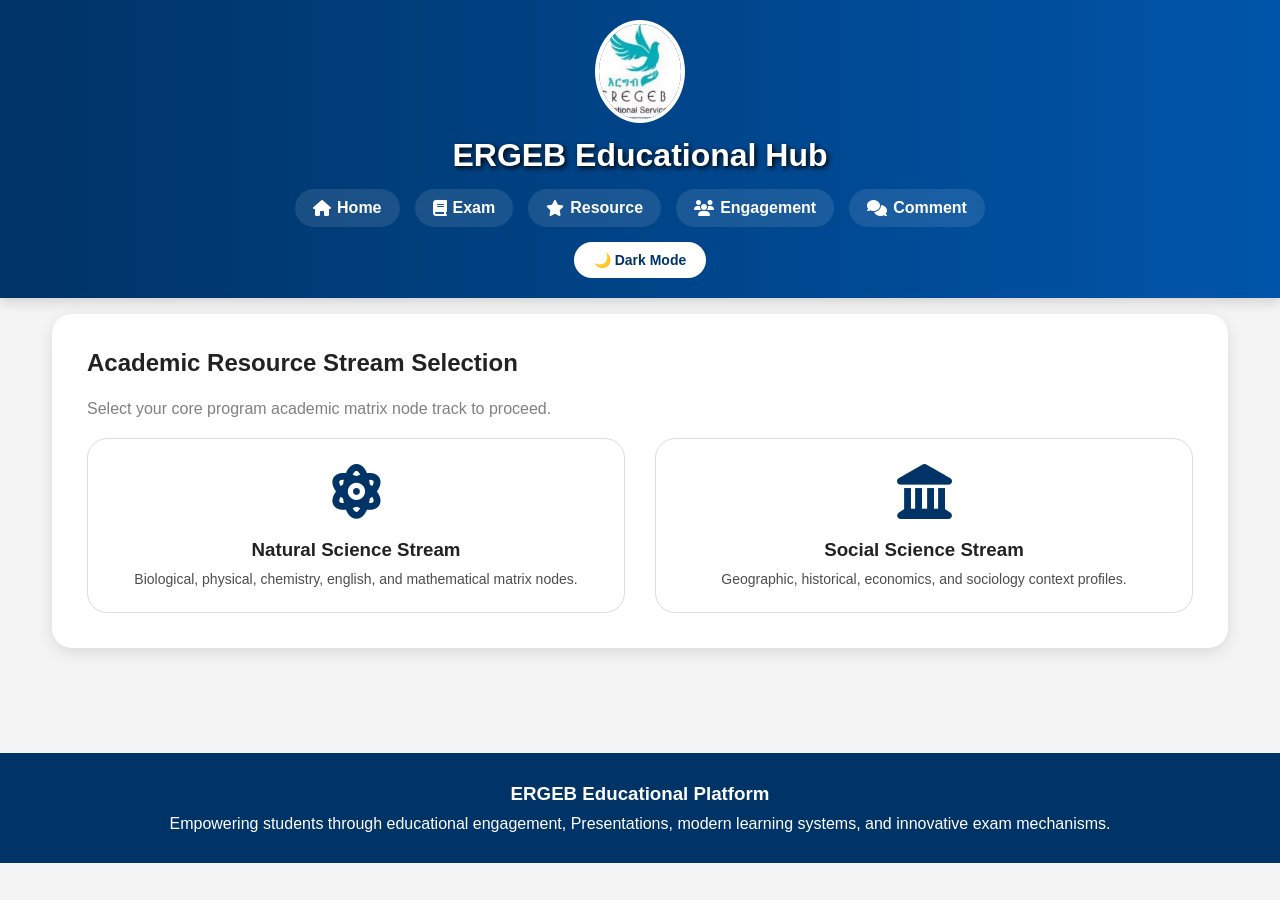
<file: engagement.html>
<!DOCTYPE html>
<html lang="en">
<head>
    <meta charset="UTF-8">
    <meta name="viewport" content="width=device-width, initial-scale=1.0">
    <title>ERGEB Educational Workspace Terminal</title>
    <link rel="stylesheet" href="https://cdnjs.cloudflare.com/ajax/libs/font-awesome/6.5.1/css/all.min.css">
    <style>
        /* RESET */
        * {
            margin: 0;
            padding: 0;
            box-sizing: border-box;
            scroll-behavior: smooth;
        }

        /* BODY */
        body {
            font-family: Arial, sans-serif;
            background: #f4f4f4;
            color: #222;
            transition: 0.4s;
            overflow-x: hidden;
        }

        /* DARK MODE */
        .dark-mode {
            background: #121212;
            color: white;
        }

        /* STANDARD HEADER */
        header {
            background: linear-gradient(90deg, #003366, #0055aa);
            color: white;
            padding: 20px;
            position: absolute;
            top: 0;
            left: 0;
            width: 100%;
            z-index: 10;
            box-shadow: 0 4px 12px rgba(0,0,0,0.15);
            animation: slideDown 1s ease;
            text-align: center;
        }

        @keyframes slideDown {
            from {
                transform: translateY(-100%);
                opacity: 0;
            }
            to {
                transform: translateY(0);
                opacity: 1;
            }
        }

        /* LOGO */
        .logo {
            width: 90px;
            border-radius: 50%;
            border: 4px solid white;
            margin-bottom: 5px;
           
            height: auto;
        }

        

        /* TITLE */
        header h1 {
            font-size: 32px;
            margin-top: 5px;
            text-shadow: 2px 2px 5px black;
        }

        /* NAVIGATION */
        nav {
            display: flex;
            justify-content: center;
            gap: 15px;
            flex-wrap: wrap;
            margin-top: 15px;
        }

        nav a {
            text-decoration: none;
            color: white;
            padding: 10px 18px;
            border-radius: 30px;
            font-weight: bold;
            transition: 0.4s;
            background: rgba(255, 255, 255, 0.1);
            display: inline-flex;
            align-items: center;
            gap: 6px;
        }

        nav a:hover {
            background: white;
            color: #003366;
            transform: scale(1.1);
        }

        /* DARK MODE BUTTON */
        #modeBtn {
            margin-top: 15px;
            padding: 10px 20px;
            border: none;
            border-radius: 30px;
            cursor: pointer;
            font-size: 14px;
            font-weight: bold;
            background: white;
            color: #003366;
            transition: 0.4s;
            display: inline-flex;
            align-items: center;
            gap: 8px;
            margin-left: auto;
            margin-right: auto;
        }

        #modeBtn:hover {
            background: black;
            color: white;
            transform: scale(1.1);
        }

        /* MAIN CONTAINER */
        .container {
            width: 95%;
            max-width: 1400px;
            margin: 240px auto 0 auto;
            padding: 20px; 
        }

        .app-page {
            display: none;
        }

        .app-page.active {
            display: block;
        }

        .workspace-card {
            background: white;
            padding: 35px;
            border-radius: 20px;
            box-shadow: 0 5px 15px rgba(0,0,0,0.1);
            margin-bottom: 25px;
            transition: 0.5s;
        }

        .dark-mode .workspace-card {
            background: #1e1e1e;
            box-shadow: 0 10px 25px rgba(0,0,0,0.3);
        }

        .selection-grid {
            display: grid;
            grid-template-columns: repeat(auto-fit, minmax(220px, 1fr));
            gap: 30px;
            margin-top: 20px;
        }

        .interactive-card {
            background: white;
            border: 1px solid #ddd;
            border-radius: 20px;
            padding: 25px 20px;
            text-align: center;
            cursor: pointer;
            transition: all 0.5s ease;
        }

        .dark-mode .interactive-card {
            background: #252525;
            border-color: #333;
        }

        .interactive-card:hover {
            transform: translateY(-10px) scale(1.03);
            border-color: #0055aa;
            box-shadow: 0 10px 25px rgba(0,0,0,0.2);
        }

        .interactive-card i {
            font-size: 55px;
            color: #003366;
            margin-bottom: 20px;
        }

        .dark-mode .interactive-card i {
            color: #4da6ff;
        }

        label {
            display: block;
            margin-top: 15px;
            font-weight: 600;
            font-size: 14px;
        }

        input, select, textarea {
            width: 100%;
            padding: 12px;
            margin-top: 6px;
            border-radius: 6px;
            border: 1px solid #ccc;
            background: transparent;
            color: inherit;
            font-size: 15px;
        }

        .dark-mode input, .dark-mode select, .dark-mode textarea {
            border-color: #444;
            background: #2b2b2b;
        }

        .alert-node {
            padding: 15px;
            border-radius: 6px;
            background: #fff3cd;
            color: #856404;
            border-left: 5px solid #ffcc00;
            margin-bottom: 20px;
            font-weight: 500;
        }

        .dark-mode .alert-node {
            background: #2c2515;
            color: #ffcc00;
        }

        .data-table {
            width: 100%;
            border-collapse: collapse;
            margin-top: 15px;
        }

        .data-table th, .data-table td {
            border: 1px solid #ddd;
            padding: 12px;
            text-align: left;
        }

        .dark-mode .data-table th, .dark-mode .data-table td {
            border-color: #333;
        }

        /* BUTTON SYSTEM */
        button.btn-student, button.btn-danger, button.btn-nav, button.btn-warn {
            padding: 12px 22px;
            border-radius: 30px;
            border: none;
            font-weight: bold;
            cursor: pointer;
            transition: 0.4s;
            display: inline-flex;
            align-items: center;
            gap: 8px;
        }

        .btn-student { background: #28a745; color: white; }
        .btn-student:hover { background: #218838; transform: scale(1.05); }
        
        .btn-danger { background: #dc3545; color: white; }
        .btn-danger:hover { background: #bd2130; transform: scale(1.05); }

        .btn-warn { background: #ffcc00; color: #111; }
        .btn-warn:hover { background: #e6b800; transform: scale(1.05); }
        
        .btn-nav { background: rgba(0,0,0,0.05); color: #333; }
        .btn-nav:hover { transform: scale(1.05); }
        .dark-mode .btn-nav { background: rgba(255,255,255,0.1); color: #fff; }

        .history-item {
            background: rgba(0, 85, 170, 0.05);
            border-left: 4px solid #0055aa;
            padding: 10px;
            border-radius: 4px;
            margin-bottom: 8px;
            font-size: 13.5px;
        }
        .dark-mode .history-item {
            background: rgba(0, 85, 170, 0.15);
        }

        .breadcrumb-trail {
            font-size: 14px;
            color: #666;
            margin-bottom: 15px;
            font-weight: 500;
        }
        .dark-mode .breadcrumb-trail { color: #aaa; }

        /* FOOTER */
        footer {
            background: #003366;
            color: white;
            text-align: center;
            padding: 30px;
            margin-top: 60px;
        }

        .dark-mode footer {
            background: black;
        }

        footer h3 {
            margin-bottom: 10px;
        }

        /* SCROLL BUTTON */
        .scrollTop {
            position: fixed;
            bottom: 20px;
            right: 20px;
            background: #003366;
            color: white;
            border: none;
            padding: 15px 18px;
            border-radius: 50%;
            cursor: pointer;
            font-size: 20px;
            display: none;
            transition: 0.4s;
            z-index: 999;
        }

        .scrollTop:hover {
            background: green;
            transform: scale(1.1);
        }

        /* PASSWORD MODAL UI */
        .custom-auth-overlay {
            position: fixed;
            top: 0; left: 0; width: 100%; height: 100%;
            background: rgba(0, 0, 0, 0.75);
            backdrop-filter: blur(4px);
            z-index: 10000;
            display: none;
            align-items: center;
            justify-content: center;
        }
        .custom-auth-card {
            width: 90%;
            max-width: 450px;
            background: white;
            padding: 30px;
            border-radius: 16px;
            box-shadow: 0 10px 30px rgba(0,0,0,0.3);
            text-align: center;
        }
        .dark-mode .custom-auth-card {
            background: #222;
            color: white;
        }
        .custom-auth-card i {
            font-size: 45px;
            color: #ffcc00;
            margin-bottom: 15px;
        }

        /* RESPONSIVE MEDIA STYLES */
        @media(max-width:768px){
            header h1 { font-size: 26px; }
            nav { flex-direction: column; gap: 8px; }
            .container { margin-top: 360px; padding-left: 10px; padding-right: 10px; }
            .workspace-card { padding: 20px; }
        }
    </style>
</head>
<body>

    <!-- CUSTOM PASSWORD MODAL PAGE -->
    <div id="customPasswordVerificationPageModal" class="custom-auth-overlay">
        <div class="custom-auth-card">
            <i class="fa fa-lock"></i>
            <h2 id="customPasswordModalHeaderTitle">Security Authentication</h2>
            <p id="customPasswordModalSubtextDescription" style="color: gray; margin: 10px 0 20px 0; font-size: 14px;">Please authorize access credentials for this node profile.</p>
            <input type="password" id="customPasswordModalInputField" placeholder="Enter Secure Password..." style="margin-bottom: 20px; text-align: center;">
            <div style="display: flex; gap: 10px; justify-content: center;">
                <button class="btn-danger" id="customPasswordModalCancelBtn"><i class="fa fa-times"></i> Cancel</button>
                <button class="btn-student" id="customPasswordModalSubmitBtn"><i class="fa fa-check"></i> Submit</button>
            </div>
        </div>
    </div>

    <header id="mainAppHeader">
        <img src="OIP (1).webp" class="logo" alt="Logo">
        <h1>ERGEB Educational Hub</h1>
        <nav>
            <a href="#" onclick="resetToHome()"><i class="fa fa-home"></i> Home</a>
            <a href="exam.html"><i class="fa fa-book"></i> Exam</a>
            <a href="resource.html"><i class="fa fa-star"></i> Resource</a>
            <a href="engagement.html"><i class="fa fa-users"></i> Engagement</a>
            <a href="comment.html"><i class="fa fa-comments"></i> Comment</a>
        </nav>
        <button id="modeBtn">🌙 Dark Mode</button>
    </header>

    <main class="container">

        <!-- STREAM SELECTION PAGE -->
        <section id="pageStreamSelection" class="app-page active"><br><br><br>
            <div class="workspace-card">
                <h1>Academic Resource Stream Selection</h1><br>
                <p style="color: gray; margin-top: 5px;">Select your core program academic matrix node track to proceed.</p>
                <div class="selection-grid" style="grid-template-columns: repeat(auto-fit, minmax(280px, 1fr));">
                    <div class="interactive-card" onclick="selectStreamNode('Natural Science')">
                        <i class="fa fa-atom"></i>
                        <h3>Natural Science Stream</h3>
                        <p style="margin-top:10px; font-size:14px; opacity:0.8;">Biological, physical, chemistry, english, and mathematical matrix nodes.</p>
                    </div>
                    <div class="interactive-card" onclick="selectStreamNode('Social Science')">
                        <i class="fa fa-landmark"></i>
                        <h3>Social Science Stream</h3>
                        <p style="margin-top:10px; font-size:14px; opacity:0.8;">Geographic, historical, economics, and sociology context profiles.</p>
                    </div>
                </div>
            </div>
        </section>

        <!-- GRADE SELECTION PAGE -->
        <section id="pageGradeSelection" class="app-page"><br><br><br>
            <div class="workspace-card">
                <div class="breadcrumb-trail" id="gradeBreadcrumb"></div>
                <h1>Select Grade Level and Section Node</h1><br>
                <p style="color: gray; margin-top: 5px;">Specify your unified active targeting year and group context parameter assignment matrix.</p>
                
                <div class="selection-grid">
                    <div class="interactive-card" onclick="selectGradeAndSectionNode('Grade 9A')">
                        <i class="fa fa-layer-group"></i>
                        <h3>Grade 9A</h3>
                    </div>
                    <div class="interactive-card" onclick="selectGradeAndSectionNode('Grade 9B')">
                        <i class="fa fa-layer-group"></i>
                        <h3>Grade 9B</h3>
                    </div>
                    
                    <div class="interactive-card" onclick="selectGradeAndSectionNode('Grade 10A')">
                        <i class="fa fa-layer-group"></i>
                        <h3>Grade 10A</h3>
                    </div>
                    <div class="interactive-card" onclick="selectGradeAndSectionNode('Grade 10B')">
                        <i class="fa fa-layer-group"></i>
                        <h3>Grade 10B</h3>
                    </div>

                    <div class="interactive-card" onclick="selectGradeAndSectionNode('Grade 11A')">
                        <i class="fa fa-layer-group"></i>
                        <h3>Grade 11A</h3>
                    </div>
                    <div class="interactive-card" onclick="selectGradeAndSectionNode('Grade 11B')">
                        <i class="fa fa-layer-group"></i>
                        <h3>Grade 11B</h3>
                    </div>

                    <div class="interactive-card" onclick="selectGradeAndSectionNode('Grade 12A')">
                        <i class="fa fa-layer-group"></i>
                        <h3>Grade 12A</h3>
                    </div>
                    <div class="interactive-card" onclick="selectGradeAndSectionNode('Grade 12B')">
                        <i class="fa fa-layer-group"></i>
                        <h3>Grade 12B</h3>
                    </div>
                </div>
                <button class="btn-nav" style="margin-top: 25px;" onclick="switchAppStageView('pageStreamSelection')"><i class="fa fa-arrow-left"></i> Back to Streams</button>
            </div>
        </section>

        <!-- GATEWAY ROLE VIEW SELECTION PAGE -->
        <section id="pageViewSelection" class="app-page"><br><br><br>
            <div class="workspace-card">
                <div class="breadcrumb-trail" id="viewBreadcrumb"></div>
                <h1>Select Operational Gateway View</h1><br>
                <p style="color: gray; margin-top: 5px;">Access either the teacher administration desk console or student solution board workspace.</p>
                <div class="selection-grid" style="grid-template-columns: repeat(auto-fit, minmax(280px, 1fr));">
                    <div class="interactive-card" onclick="routeToTargetTerminalGateway('STUDENT')">
                        <i class="fa fa-user-graduate" style="color:#28a745;"></i>
                        <h3>Student Interactive View</h3>
                        <p style="margin-top:10px; font-size:14px; opacity:0.8;">Check assigned tasks, view engagement history records, and dispatch corrections.</p>
                    </div>
                    <div class="interactive-card" onclick="routeToTargetTerminalGateway('TEACHER')">
                        <i class="fa fa-chalkboard-teacher" style="color:#ffcc00;"></i>
                        <h3>Teacher Management View</h3>
                        <p style="margin-top:10px; font-size:14px; opacity:0.8;">Verify authentication keys, drop outstanding tasks matrices, and see incoming feeds.</p>
                    </div>
                </div>
                <button class="btn-nav" style="margin-top: 25px;" onclick="switchAppStageView('pageGradeSelection')"><i class="fa fa-arrow-left"></i> Back to Grade & Section Selection</button>
            </div>
        </section>

        <!-- STUDENT PORTAL MAIN HUB WORKSPACE -->
        <section id="studentMainTerminalWorkspacePage" class="app-page"><br><br><br>
            <div class="workspace-card">
                <div class="breadcrumb-trail" id="studentWorkspaceBreadcrumb"></div>
                <h1 style="color:#218838;"><i class="fa fa-graduation-cap"></i> Student Interactive Solution Hub</h1><br>
                <p style="color:gray;">Enter your name below to access your personal dashboard portal.</p>

                <div style="max-width:500px; margin:20px 0; padding:20px; background:rgba(0,0,0,0.02); border:1px solid #ddd; border-radius:8px;">
                    <label id="studentInputLabel" style="margin-top:0;">Enter Student Full Name:</label>
                    <div style="display:flex; gap:10px; margin-top:6px;">
                        <input type="text" id="inputStudentPortalTraceNameKey" placeholder="Type your name here..." style="margin-top:0;">
                        <button class="btn-student" onclick="executeStudentRegistryLookupPipeline()"><i class="fa fa-sign-in-alt"></i> Enter Dashboard</button>
                    </div>
                </div>

                <!-- HIDDEN DASHBOARD -->
                <div id="studentPersonalizedDashboardWorkspaceFrame" style="display:none; margin-top:25px; border-top:2px dashed #ccc; padding-top:20px;">
                    <h3 id="studentGreetingProfileLabel" style="color:#111; margin-bottom:15px;">Profile Dashboard</h3>
                    
                    <div class="selection-grid" style="grid-template-columns: repeat(auto-fit, minmax(280px, 1fr));">
                        
                        <div style="background:#fff; border:1px solid #ddd; padding:20px; border-radius:8px;">
                            <h4 style="color:#dc3545; border-bottom:1px solid #eee; padding-bottom:8px; margin-bottom:12px;"><i class="fa fa-exclamation-circle"></i> Assigned Missing Tasks Items List</h4>
                            <div id="studentPortalDynamicMissedTasksCollectionFeedList"></div>
                        </div>

                        <div style="background:#fff; border:1px solid #ddd; padding:20px; border-radius:8px;">
                            <h4 style="color:#0055aa; border-bottom:1px solid #eee; padding-bottom:8px; margin-bottom:12px;"><i class="fa fa-history"></i> Your Engagement History Log</h4>
                            <div id="studentHistoricalEngagementLogTraceView" style="max-height: 280px; overflow-y: auto;">
                                <p style="color:gray; font-style:italic; font-size:13px;">No past data records found.</p>
                            </div>
                        </div>

                        <div style="background:#fff; border:1px solid #ddd; padding:20px; border-radius:8px;">
                            <h4 style="color:#28a745; border-bottom:1px solid #eee; padding-bottom:8px; margin-bottom:12px;"><i class="fa fa-paper-plane"></i> Transmit Correction Content Solution</h4>
                            
                            <label>Target Course Subject Channel Node:</label>
                            <select id="inputStudentSubmissionTargetDeptSelectNode"></select>

                            <label>Question Reference # Index ID:</label>
                            <input type="number" id="inputStudentSubmissionTargetQuestionRefNum" placeholder="Type the question ID you are answering...">

                            <label style="margin-top:12px;">Step-By-Step Verified Solution Script Content Text:</label>
                            <textarea id="inputStudentSubmissionSolutionTextareaBody" rows="4" placeholder="Write down descriptive structural corrections solutions text rows details..."></textarea>

                            <button class="btn-student" style="width:100%; margin-top:15px;" onclick="dispatchStudentCorrectionPacketToTeacherHub()"><i class="fa fa-share-square"></i> Transmit Verification Packet</button>
                        </div>

                    </div>
                </div>

                <div style="margin-top: 30px; border-top: 1px solid #ddd; padding-top: 20px;">
                    <button class="btn-danger" onclick="switchAppStageView('pageViewSelection')"><i class="fa fa-arrow-left"></i> Exit Student Dashboard</button>
                </div>
            </div>
        </section>

        <!-- TEACHER AUTHENTICATION SUBJECT NODES GATEWAY -->
        <section id="teacherDepartmentGatePage" class="app-page"><br><br><br>
            <div class="workspace-card">
                <div class="breadcrumb-trail" id="teacherGateBreadcrumb"></div>
                <h2><i class="fa fa-network-wired"></i> Select Academic Department Subject</h2><br>
                <p style="color:gray; margin-bottom:20px;">Choose your primary course tracking subject workspace node.</p>
                
                <div class="selection-grid" id="teacherDeptSelectionGridContainer" style="grid-template-columns: repeat(auto-fit, minmax(250px, 1fr));"></div>

                <div style="margin-top:40px; padding-top:25px; border-top: 2px dashed #ddd; max-width:600px;">
                    <h3 style="color:#003366;"><i class="fa fa-key"></i> Department Security Key Rotation Console</h3><br>
                    <p style="color:gray; font-size:13px; margin-bottom:15px;">Modify or rewrite dynamic verification credentials inside storage nodes memory grids.</p>
                    
                    <label>Target Department Scope Instance:</label>
                    <select id="adminPasswordChangeTargetSubjectSelect"></select>

                    <label>Active Existing Authorization Key Token:</label>
                    <input type="password" id="adminPasswordOldKeyToken" placeholder="Enter current setup password...">

                    <label>Target Alternative Variable String Assignment:</label>
                    <input type="password" id="adminPasswordNewKeyToken" placeholder="Type new customized password value...">

                    <button class="btn-warn" style="margin-top:15px; width:100%;" onclick="executeAdminPasswordOverrideUpdate()"><i class="fa fa-sync-alt"></i> Apply New Protection Parameters</button>
                </div>

                <button class="btn-danger" style="margin-top:25px;" onclick="switchAppStageView('pageViewSelection')"><i class="fa fa-arrow-left"></i> Back to Gateways</button>
            </div>
        </section>

        <!-- TEACHER CONTROL OPERATION SELECTION DASHBOARD -->
        <section id="teacherActionSelectionPage" class="app-page"><br><br><br>
            <div class="workspace-card">
                <h1 style="color:#002b5c;"><i class="fa fa-shield-alt"></i> Subject Operations Console</h1><br>
                <span id="activeSubjectPanelScopeBadge" style="background:#002b5c; color:white; padding:5px 12px; border-radius:30px; font-size:13px; font-weight:bold; margin-top:8px; display:inline-block;">Subject Scope</span>
                <p style="color:gray; margin-top:15px; margin-bottom:20px;">Select your targeting configuration action trajectory route maps.</p>
                
                <div class="selection-grid" style="grid-template-columns: repeat(auto-fit, minmax(280px, 1fr));">
                    <div class="interactive-card" onclick="routeTeacherTrajectoryAction('MANAGE_MISSED')">
                        <i class="fa fa-clipboard-list" style="color:#e6b800;"></i>
                        <h3>Manage Miss Questions</h3>
                        <p style="margin-top:10px; font-size:14px; opacity:0.8;">Flag parameters lists constraints rows matched to explicit student profiles.</p>
                    </div>
                    <div class="interactive-card" onclick="routeTeacherTrajectoryAction('SEE_ENGAGEMENT')">
                        <i class="fa fa-chart-line" style="color:#28a745;"></i>
                        <h3>See the Engagement</h3>
                        <p style="margin-top:10px; font-size:14px; opacity:0.8;">Monitor incoming text content data sets transmitted directly from secured student sessions.</p>
                    </div>
                </div>
                <button class="btn-nav" style="margin-top:25px; color:#222;" onclick="switchAppStageView('teacherDepartmentGatePage')"><i class="fa fa-arrow-left"></i> Change Subject Target</button>
            </div>
        </section>

        <!-- TEACHER MANAGE MISSED TASKS PANELS SECTION -->
        <section id="teacherManageMissedActionTerminalPage" class="app-page"><br><br><br>
            <div class="workspace-card">
                <div style="display:flex; justify-content:between; align-items:center; border-bottom:2px solid #eee; padding-bottom:15px; margin-bottom:20px;">
                    <div>
                        <h2 style="color:#002b5c;"><i class="fa fa-edit"></i> Missing Registry Management Terminal</h2><br>
                        <span class="activeMissedTargetLabelDeptBadgeClass" style="background:#0055aa; color:white; padding:4px 10px; border-radius:30px; font-size:12px; font-weight:bold; margin-top:5px; display:inline-block;">Dept</span>
                    </div>
                </div>

                <div class="alert-node">
                    <i class="fa fa-info-circle"></i> Assign missing questions to student names. The student must use their self-registered password to view them.
                </div>

                <div style="max-width:600px; background:rgba(0,0,0,0.01); padding:20px; border-radius:8px; border:1px solid #ddd;">
                    <h3>Log New Missing Matrix Constraint</h3>
                    
                    <label id="teacherConfigNameLabel">Target Student Name:</label>
                    <input type="text" id="inputTeacherConfigStudentName" placeholder="Type student name (e.g., Rahel)...">

                    <label>Assigned Missing Questions Reference Arrays (Comma-Separated Numbers):</label>
                    <input type="text" id="inputTeacherConfigMissedQuestionsCsv" placeholder="e.g., 2, 5, 14, 22">

                    <button class="btn-student" style="margin-top:20px; width:100%;" onclick="commitNewMissingQuestionRulesetEntry()"><i class="fa fa-save"></i> Save Ruleset Constraints Grid</button>
                </div>

                <button class="btn-nav" style="margin-top:25px; color:#222;" onclick="switchAppStageView('teacherActionSelectionPage')"><i class="fa fa-arrow-left"></i> Back to Subject Menu</button>
            </div>
        </section>

        <!-- TEACHER VIEW LIVE FEED SUBMISSIONS TABLE SECTION -->
        <section id="teacherSeeEngagementActionTerminalPage" class="app-page"><br><br><br>
            <div class="workspace-card">
                <h2 style="color:#28a745;"><i class="fa fa-chart-bar"></i> Live Student Correction Submissions Feed</h2><br>
                <span class="activeEngagementTargetLabelDeptBadgeClass" style="background:#28a745; color:white; padding:4px 10px; border-radius:30px; font-size:12px; font-weight:bold; margin-bottom:20px; display:inline-block;">Dept</span>

                <div style="overflow-x:auto; margin-top:15px;">
                    <table class="data-table">
                        <thead>
                            <tr style="background:rgba(0,0,0,0.04);">
                                <th>Student Name</th>
                                <th>Question Ref #</th>
                                <th>Verified Correction Content Solution Script</th>
                            </tr>
                        </thead>
                        <tbody id="liveTeacherEngagementLogsTableTableBodyFeed">
                            <tr><td colspan="3" style="text-align:center; color:gray; font-style:italic;">No peer evaluation correction packets received from active student pipelines yet.</td></tr>
                        </tbody>
                    </table>
                </div>

                <button class="btn-nav" style="margin-top:25px; color:#222;" onclick="switchAppStageView('teacherActionSelectionPage')"><i class="fa fa-arrow-left"></i> Back to Subject Menu</button>
            </div>
        </section>

    </main>

    <footer>
        <h3>ERGEB Educational Platform</h3>
        <p>Empowering students through educational engagement, Presentations, modern learning systems, and innovative exam mechanisms.</p>
    </footer>

    <button class="scrollTop" id="topBtn">↑</button>

    <script>
        /* CORE STRUCTURAL MAPPING DATA STREAMS STRUCTURES */
        const globalStreamMatrixConfigMap = {
            "Natural Science": {
                subjects: ["Department of Mathematics", "Department of Physics", "Department of Chemistry", "Department of Biology", "Department of English"],
                icons: ["fa-calculator", "fa-bolt", "fa-flask", "fa-dna", "fa-language"]
            },
            "Social Science": {
                subjects: ["Department of History", "Department of Geography", "Department of Economics"],
                icons: ["fa-landmark", "fa-earth-africa", "fa-chart-pie"]
            }
        };

        /* SESSION STATE DATA NODES MANAGEMENT CONTROLLERS */
        let sessionSelectedStream = "";
        let sessionSelectedGradeAndSection = "";
        let activeTeacherRoutingTrajectoryAction = ""; 
        let activeTeacherSelectedDepartmentScopeKey = ""; 

        /* RUNTIME SECURITY CACHE: Tracks unlocked nodes during this browsing window */
        let sessionUnlockedDepartments = {};

        /* LOCALSTORAGE REGISTRIES WITH SECURITY REGISTRIES */
        let globalRegistryDepartmentUniquePasswords = JSON.parse(localStorage.getItem("ERGEB_SYS_DEPT_PASSWORDS")) || {};
        let globalRegistryMissedQuestionsMatrixDatabase = JSON.parse(localStorage.getItem("ERGEB_SYS_MISSED_MATRIX")) || {};
        let globalRegistryTransmittedStudentCorrectionPackets = JSON.parse(localStorage.getItem("ERGEB_SYS_CORRECTIONS_FEED")) || [];
        let globalRegistryStudentProfilePasswords = JSON.parse(localStorage.getItem("ERGEB_SYS_STUDENT_PASSWORDS")) || {};

        /* THE POPUP-REPLACEMENT ENGINE USING PROMISES */
        function triggerCustomPasswordPageModal(title, textPlaceholder) {
            return new Promise((resolve) => {
                const modal = document.getElementById("customPasswordVerificationPageModal");
                const heading = document.getElementById("customPasswordModalHeaderTitle");
                const text = document.getElementById("customPasswordModalSubtextDescription");
                const input = document.getElementById("customPasswordModalInputField");
                const submitBtn = document.getElementById("customPasswordModalSubmitBtn");
                const cancelBtn = document.getElementById("customPasswordModalCancelBtn");

                heading.innerText = title;
                text.innerText = textPlaceholder;
                input.value = "";
                modal.style.display = "flex";
                input.focus();

                function cleanListeners() {
                    submitBtn.onclick = null;
                    cancelBtn.onclick = null;
                    input.onkeydown = null;
                }

                submitBtn.onclick = () => {
                    modal.style.display = "none";
                    const value = input.value;
                    cleanListeners();
                    resolve(value);
                };

                cancelBtn.onclick = () => {
                    modal.style.display = "none";
                    cleanListeners();
                    resolve(null);
                };

                input.onkeydown = (e) => {
                    if (e.key === "Enter") {
                        submitBtn.click();
                    }
                };
            });
        }

        /* VIEW DISPLAY NAVIGATION HANDLING DRIVER PROTOCOLS */
        function switchAppStageView(targetPageElementId) {
            document.querySelectorAll(".app-page").forEach(page => page.classList.remove("active"));
            const activePageNode = document.getElementById(targetPageElementId);
            if (activePageNode) activePageNode.classList.add("active");
            
            window.scrollTo({ top: 0, behavior: 'smooth' });
        }

        function resetToHome() {
            sessionSelectedStream = "";
            sessionSelectedGradeAndSection = "";
            switchAppStageView("pageStreamSelection");
        }

        /* STRUCTURAL ROUTING WORKFLOW CHANNELS */
        function selectStreamNode(streamValue) {
            sessionSelectedStream = streamValue;
            document.getElementById("gradeBreadcrumb").innerText = `Stream: ${sessionSelectedStream}`;
            switchAppStageView("pageGradeSelection");
        }

        function selectGradeAndSectionNode(gradeSectionValue) {
            sessionSelectedGradeAndSection = gradeSectionValue;
            document.getElementById("viewBreadcrumb").innerText = `Stream: ${sessionSelectedStream} | Track: ${sessionSelectedGradeAndSection}`;
            switchAppStageView("pageViewSelection");
        }

        function routeToTargetTerminalGateway(targetRoleToken) {
            if (targetRoleToken === 'STUDENT') {
                document.getElementById("studentWorkspaceBreadcrumb").innerText = `Scope: ${sessionSelectedStream} (${sessionSelectedGradeAndSection}) > Student Desktop`;
                document.getElementById("inputStudentPortalTraceNameKey").value = "";
                document.getElementById("studentPersonalizedDashboardWorkspaceFrame").style.display = "none";
                
                const selectNode = document.getElementById("inputStudentSubmissionTargetDeptSelectNode");
                selectNode.innerHTML = "";
                const streamData = globalStreamMatrixConfigMap[sessionSelectedStream];
                if(streamData && streamData.subjects) {
                    streamData.subjects.forEach(subj => {
                        const opt = document.createElement("option");
                        opt.value = subj;
                        opt.innerText = subj;
                        selectNode.appendChild(opt);
                    });
                }
                switchAppStageView("studentMainTerminalWorkspacePage");
            } else if (targetRoleToken === 'TEACHER') {
                document.getElementById("teacherGateBreadcrumb").innerText = `Scope: ${sessionSelectedStream} (${sessionSelectedGradeAndSection}) > Instructor Desk`;
                renderDynamicTeacherSubjectGateGridSelection();
                switchAppStageView("teacherDepartmentGatePage");
            }
        }

        /* DYNAMIC RENDER PROTOCOLS FOR THE TEACHER PANEL */
        function renderDynamicTeacherSubjectGateGridSelection() {
            const container = document.getElementById("teacherDeptSelectionGridContainer");
            const dropdownSelect = document.getElementById("adminPasswordChangeTargetSubjectSelect");
            container.innerHTML = "";
            dropdownSelect.innerHTML = "";

            const targetStreamObj = globalStreamMatrixConfigMap[sessionSelectedStream];
            if (!targetStreamObj) return;

            targetStreamObj.subjects.forEach((subjectName, index) => {
                const uniqueGlobalStorageScopeKey = `${sessionSelectedStream}_${sessionSelectedGradeAndSection}_${subjectName}`;
                
                const optionElement = document.createElement("option");
                optionElement.value = uniqueGlobalStorageScopeKey;
                optionElement.innerText = subjectName;
                dropdownSelect.appendChild(optionElement);

                const cardIconClass = targetStreamObj.icons[index] || "fa-book-open";
                const cardHtmlNode = document.createElement("div");
                cardHtmlNode.className = "interactive-card";
                cardHtmlNode.onclick = () => authenticateAndEnterTeacherSubjectDashboardConsole(uniqueGlobalStorageScopeKey, subjectName);
                
                const hasPassword = globalRegistryDepartmentUniquePasswords[uniqueGlobalStorageScopeKey] ? true : false;
                const statusSubtext = hasPassword ? 
                    `<span style="color:#ffcc00;"><i class="fa fa-lock"></i> Password Protected</span>` : 
                    `<span style="color:#dc3545; font-weight:bold;"><i class="fa fa-plus-circle"></i> Password Not Set Yet</span>`;

                cardHtmlNode.innerHTML = `
                    <i class="fa ${cardIconClass}"></i>
                    <h3>${subjectName}</h3>
                    <p style="font-size:12px; color:gray; margin-top:5px;">${statusSubtext}</p>
                `;
                container.appendChild(cardHtmlNode);
            });
        }

        /* FIXED LOGIC ENGINE: First visit sets password, subsequent visits require it */
        async function authenticateAndEnterTeacherSubjectDashboardConsole(storageScopeKey, rawSubjectTitle) {
            let existingPassword = globalRegistryDepartmentUniquePasswords[storageScopeKey];
            
            // 1. FIRST TIME: If no password exists in memory grid yet, make them set one
            if (!existingPassword) {
                const newPasswordSetup = await triggerCustomPasswordPageModal(
                    `Initial Security Setup`, 
                    `No password has been configured for ${rawSubjectTitle}. Create a secure password for this department now:`
                );

                if (!newPasswordSetup || newPasswordSetup.trim() === "") {
                    alert("Setup Cancelled: A department cannot be opened without a password setup registry.");
                    return;
                }

                // Save it to memory
                globalRegistryDepartmentUniquePasswords[storageScopeKey] = newPasswordSetup.trim();
                localStorage.setItem("ERGEB_SYS_DEPT_PASSWORDS", JSON.stringify(globalRegistryDepartmentUniquePasswords));
                
                alert(`Password established successfully for ${rawSubjectTitle}!`);
                renderDynamicTeacherSubjectGateGridSelection(); // refresh view badges
                launchTeacherSubjectWorkspaceDashboard(storageScopeKey, rawSubjectTitle);
                return;
            }

            // 2. SECOND TIME onwards: Require the password they set initially
            const enteredToken = await triggerCustomPasswordPageModal(
                `Department Login Challenge`, 
                `Enter the verification password you configured for: ${rawSubjectTitle}`
            );

            if (enteredToken === null) return; // Cancel hit

            if (enteredToken === existingPassword) {
                launchTeacherSubjectWorkspaceDashboard(storageScopeKey, rawSubjectTitle);
            } else {
                alert("ACCESS DENIED: Authentication credentials invalid for this department profile node.");
            }
        }

        /* Helper to prepare views cleanly */
        function launchTeacherSubjectWorkspaceDashboard(storageScopeKey, rawSubjectTitle) {
            activeTeacherSelectedDepartmentScopeKey = storageScopeKey;
            document.getElementById("activeSubjectPanelScopeBadge").innerText = `${rawSubjectTitle} (${sessionSelectedGradeAndSection})`;
            document.querySelectorAll(".activeMissedTargetLabelDeptBadgeClass").forEach(b => b.innerText = `${rawSubjectTitle} [${sessionSelectedGradeAndSection}]`);
            document.querySelectorAll(".activeEngagementTargetLabelDeptBadgeClass").forEach(b => b.innerText = `${rawSubjectTitle} [${sessionSelectedGradeAndSection}]`);
            
            switchAppStageView("teacherActionSelectionPage");
        }

        function routeTeacherTrajectoryAction(actionToken) {
            activeTeacherRoutingTrajectoryAction = actionToken;
            if (actionToken === 'MANAGE_MISSED') {
                document.getElementById("inputTeacherConfigStudentName").value = "";
                document.getElementById("inputTeacherConfigMissedQuestionsCsv").value = "";
                switchAppStageView("teacherManageMissedActionTerminalPage");
            } else if (actionToken === 'SEE_ENGAGEMENT') {
                syncTeacherLiveEngagementIncomingFeedsTable();
                switchAppStageView("teacherSeeEngagementActionTerminalPage");
            }
        }

        function commitNewMissingQuestionRulesetEntry() {
            const studentRawName = document.getElementById("inputTeacherConfigStudentName").value.trim();
            const rawCsv = document.getElementById("inputTeacherConfigMissedQuestionsCsv").value.trim();

            if (!studentRawName || !rawCsv) {
                alert("Processing Fault: Input fields cannot hold empty variables.");
                return;
            }

            const parsedQuestionArrayNumbers = rawCsv.split(",")
                .map(item => parseInt(item.trim()))
                .filter(num => !isNaN(num));

            const uniqueStudentScopeRegistryId = `${sessionSelectedStream}_${sessionSelectedGradeAndSection}_${studentRawName.toLowerCase()}`;
            
            if (!globalRegistryMissedQuestionsMatrixDatabase[uniqueStudentScopeRegistryId]) {
                globalRegistryMissedQuestionsMatrixDatabase[uniqueStudentScopeRegistryId] = {};
            }

            globalRegistryMissedQuestionsMatrixDatabase[uniqueStudentScopeRegistryId][activeTeacherSelectedDepartmentScopeKey] = parsedQuestionArrayNumbers;
            localStorage.setItem("ERGEB_SYS_MISSED_MATRIX", JSON.stringify(globalRegistryMissedQuestionsMatrixDatabase));

            alert(`Successfully added constraints rows parameters for ${studentRawName}!`);
            document.getElementById("inputTeacherConfigStudentName").value = "";
            document.getElementById("inputTeacherConfigMissedQuestionsCsv").value = "";
        }

        function syncTeacherLiveEngagementIncomingFeedsTable() {
            const tableBody = document.getElementById("liveTeacherEngagementLogsTableTableBodyFeed");
            tableBody.innerHTML = "";

            const filteredCollectionPackets = globalRegistryTransmittedStudentCorrectionPackets.filter(packet => {
                return packet.stream === sessionSelectedStream && 
                       packet.gradeSection === sessionSelectedGradeAndSection && 
                       packet.departmentScopeKey === activeTeacherSelectedDepartmentScopeKey;
            });

            if (filteredCollectionPackets.length === 0) {
                tableBody.innerHTML = `<tr><td colspan="3" style="text-align:center; color:gray; font-style:italic;">No peer evaluation correction packets received from active student pipelines yet.</td></tr>`;
                return;
            }

            filteredCollectionPackets.forEach(packet => {
                const tr = document.createElement("tr");
                tr.innerHTML = `
                    <td style="font-weight:bold; color:#0055aa;">${packet.studentName}</td>
                    <td><span style="background:#dc3545; color:white; padding:2px 8px; border-radius:4px; font-size:12px;">Q# ${packet.questionId}</span></td>
                    <td style="font-family:monospace; background:rgba(0,0,0,0.02); white-space:pre-wrap;">${packet.solutionScript}</td>
                `;
                tableBody.appendChild(tr);
            });
        }

        function executeAdminPasswordOverrideUpdate() {
            const targetedScopeKey = document.getElementById("adminPasswordChangeTargetSubjectSelect").value;
            const currentOldPasswordInput = document.getElementById("adminPasswordOldKeyToken").value;
            const customNewPasswordInput = document.getElementById("adminPasswordNewKeyToken").value;

            if (!currentOldPasswordInput || !customNewPasswordInput) {
                alert("Validation Exception: Fields cannot pass empty parameters values strings.");
                return;
            }

            const actualRegisteredOldPasswordValue = globalRegistryDepartmentUniquePasswords[targetedScopeKey];

            if (!actualRegisteredOldPasswordValue) {
                alert("Aborted: Cannot change a password that has never been set. Click the department card first to establish an original password key.");
                return;
            }

            if (currentOldPasswordInput === actualRegisteredOldPasswordValue) {
                globalRegistryDepartmentUniquePasswords[targetedScopeKey] = customNewPasswordInput;
                localStorage.setItem("ERGEB_SYS_DEPT_PASSWORDS", JSON.stringify(globalRegistryDepartmentUniquePasswords));
                alert("Security Credentials Modification Complete: New protection token assigned safely.");
                document.getElementById("adminPasswordOldKeyToken").value = "";
                document.getElementById("adminPasswordNewKeyToken").value = "";
                renderDynamicTeacherSubjectGateGridSelection();
            } else {
                alert("Security Override Aborted: Current master verification file credential mismatch.");
            }
        }

        /* STUDENT SECURITY LOGINS RUN ON CUSTOM PAGE MODAL OVERLAYS */
        async function executeStudentRegistryLookupPipeline() {
            const studentNameInputField = document.getElementById("inputStudentPortalTraceNameKey");
            const rawStudentNameValue = studentNameInputField.value.trim();

            if (!rawStudentNameValue) {
                alert("Routing Fault: System registry pipeline tracking requires a student target identity name key.");
                return;
            }

            const normalizedGlobalProfileStudentStorageKeyId = `${sessionSelectedStream}_${sessionSelectedGradeAndSection}_${rawStudentNameValue.toLowerCase()}`;
            let assignedStudentPasswordToken = globalRegistryStudentProfilePasswords[normalizedGlobalProfileStudentStorageKeyId];

            if (!assignedStudentPasswordToken) {
                const initialPasswordSetupSelection = await triggerCustomPasswordPageModal(
                    `New Student Registration`, 
                    `No active workspace found for "${rawStudentNameValue}". Establish a new dynamic security password:`
                );

                if (!initialPasswordSetupSelection) {
                    alert("Registration Aborted.");
                    return;
                }

                globalRegistryStudentProfilePasswords[normalizedGlobalProfileStudentStorageKeyId] = initialPasswordSetupSelection;
                localStorage.setItem("ERGEB_SYS_STUDENT_PASSWORDS", JSON.stringify(globalRegistryStudentProfilePasswords));
                assignedStudentPasswordToken = initialPasswordSetupSelection;
            } else {
                const verificationAttemptToken = await triggerCustomPasswordPageModal(
                    `Student Login Node`, 
                    `Enter personal passkey variables configured for: ${rawStudentNameValue}`
                );

                if (verificationAttemptToken === null) return;

                if (verificationAttemptToken !== assignedStudentPasswordToken) {
                    alert("Authentication Security Refusal: Identity verification string index logic claims mismatched data arrays entry.");
                    return;
                }
            }

            document.getElementById("studentGreetingProfileLabel").innerHTML = `<i class="fa fa-user-circle" style="color:#28a745;"></i> Active Student Profile Session: <span style="color:#0055aa;">${rawStudentNameValue}</span>`;
            document.getElementById("studentPersonalizedDashboardWorkspaceFrame").style.display = "block";

            renderPersonalizedStudentTasksDashboardCollections(rawStudentNameValue);
        }

        function renderPersonalizedStudentTasksDashboardCollections(studentNameString) {
            const tasksContainer = document.getElementById("studentPortalDynamicMissedTasksCollectionFeedList");
            const historyLogContainer = document.getElementById("studentHistoricalEngagementLogTraceView");
            
            tasksContainer.innerHTML = "";
            historyLogContainer.innerHTML = "";

            const targetRegistrySearchProfileKey = `${sessionSelectedStream}_${sessionSelectedGradeAndSection}_${studentNameString.toLowerCase()}`;
            const studentBoundMissedDatabaseObjectsGroup = globalRegistryMissedQuestionsMatrixDatabase[targetRegistrySearchProfileKey] || {};

            let dynamicHasTrackedTasksToDisplay = false;

            for (const [deptScopeStorageKey, missedQuestionsNumbersArray] of Object.entries(studentBoundMissedDatabaseObjectsGroup)) {
                if (missedQuestionsNumbersArray && missedQuestionsNumbersArray.length > 0) {
                    dynamicHasTrackedTasksToDisplay = true;
                    
                    const extractedDepartmentCleanTitle = deptScopeStorageKey.split("_")[2] || "General Department Node Branch";
                    const deptSectionBlockNodeWrapper = document.createElement("div");
                    deptSectionBlockNodeWrapper.style.marginBottom = "15px";
                    deptSectionBlockNodeWrapper.innerHTML = `
                        <h5 style="color:#003366; font-size:14px; font-weight:bold; margin-bottom:5px;"><i class="fa fa-folder-open"></i> ${extractedDepartmentCleanTitle}</h5>
                        <div style="display:flex; gap:6px; flex-wrap:wrap;">
                            ${missedQuestionsNumbersArray.map(num => `<span class="history-item" style="display:inline-block; margin-bottom:0; font-weight:600; color:#dc3545;">Question Ref #${num}</span>`).join("")}
                        </div>
                    `;
                    tasksContainer.appendChild(deptSectionBlockNodeWrapper);
                }
            }

            if (!dynamicHasTrackedTasksToDisplay) {
                tasksContainer.innerHTML = `<p style="color:gray; font-style:italic; font-size:13px;">Excellent matrix record! You possess zero flagged outstanding miss tasks parameters values maps files.</p>`;
            }

            const filteredHistoryItems = globalRegistryTransmittedStudentCorrectionPackets.filter(packet => {
                return packet.stream === sessionSelectedStream && 
                       packet.gradeSection === sessionSelectedGradeAndSection && 
                       packet.studentName.toLowerCase() === studentNameString.toLowerCase();
            });

            if (filteredHistoryItems.length === 0) {
                historyLogContainer.innerHTML = `<p style="color:gray; font-style:italic; font-size:13px;">No past transmission logs found for this context window trace parameters.</p>`;
            } else {
                filteredHistoryItems.forEach(packet => {
                    const cleanDeptName = packet.departmentScopeKey.split("_")[2] || "Subject Scope";
                    const logItemNode = document.createElement("div");
                    logItemNode.className = "history-item";
                    logItemNode.innerHTML = `
                        <strong>Subject:</strong> ${cleanDeptName} | <strong>QID:</strong> ${packet.questionId}<br>
                        <span style="font-size:12px; color:gray;">Content Solution Script Trace Data Row:</span>
                        <pre style="font-family:monospace; margin-top:4px; white-space:pre-wrap; font-size:12px; opacity:0.9;">${packet.solutionScript}</pre>
                    `;
                    historyLogContainer.appendChild(logItemNode);
                });
            }
        }

        function dispatchStudentCorrectionPacketToTeacherHub() {
            const studentInputNameFieldRef = document.getElementById("inputStudentPortalTraceNameKey");
            const activeDashboardProfileResolvedStudentName = studentInputNameFieldRef.value.trim();

            const targetDepartmentSelectionSelectorRef = document.getElementById("inputStudentSubmissionTargetDeptSelectNode").value;
            const inputTargetQuestionIdentificationIndexRefId = document.getElementById("inputStudentSubmissionTargetQuestionRefNum").value.trim();
            const textareaBodyVerificationScriptTextContentRows = document.getElementById("inputStudentSubmissionSolutionTextareaBody").value.trim();

            if (!inputTargetQuestionIdentificationIndexRefId || !textareaBodyVerificationScriptTextContentRows) {
                alert("Pipeline Interruption: Execution requires verified Question Reference ID matrices maps and operational text strings scripts body variables context.");
                return;
            }

            const formattedTargetDepartmentConstructScopeKeyId = `${sessionSelectedStream}_${sessionSelectedGradeAndSection}_${targetDepartmentSelectionSelectorRef}`;

            const activeFormedCorrectionPacketObjectUnit = {
                studentName: activeDashboardProfileResolvedStudentName,
                stream: sessionSelectedStream,
                gradeSection: sessionSelectedGradeAndSection,
                departmentScopeKey: formattedTargetDepartmentConstructScopeKeyId,
                questionId: inputTargetQuestionIdentificationIndexRefId,
                solutionScript: textareaBodyVerificationScriptTextContentRows,
                timestampIndexMillisSignature: Date.now()
            };

            globalRegistryTransmittedStudentCorrectionPackets.push(activeFormedCorrectionPacketObjectUnit);
            localStorage.setItem("ERGEB_SYS_CORRECTIONS_FEED", JSON.stringify(globalRegistryTransmittedStudentCorrectionPackets));

            alert("Transmission Complete: Validation context packets dropped directly inside secure teacher pipeline directories indices.");

            document.getElementById("inputStudentSubmissionTargetQuestionRefNum").value = "";
            document.getElementById("inputStudentSubmissionSolutionTextareaBody").value = "";

            renderPersonalizedStudentTasksDashboardCollections(activeDashboardProfileResolvedStudentName);
        }

        /* DARK MODE LOGIC SWITCH ENGINE */
        const modeBtn = document.getElementById("modeBtn");
        modeBtn.addEventListener("click", () => {
            document.body.classList.toggle("dark-mode");
            if (document.body.classList.contains("dark-mode")) {
                modeBtn.innerHTML = "☀️ Light Mode";
            } else {
                modeBtn.innerHTML = "🌙 Dark Mode";
            }
        });

        /* SCROLL TOP SYSTEM ACTION BUTTONS */
        const topBtn = document.getElementById("topBtn");
        window.onscroll = function() {
            if (document.body.scrollTop > 300 || document.documentElement.scrollTop > 300) {
                topBtn.style.display = "block";
            } else {
                topBtn.style.display = "none";
            }
        };
        topBtn.addEventListener("click", () => {
            window.scrollTo({ top: 0, behavior: 'smooth' });
        });
    </script>
</body>
</html>
</file>
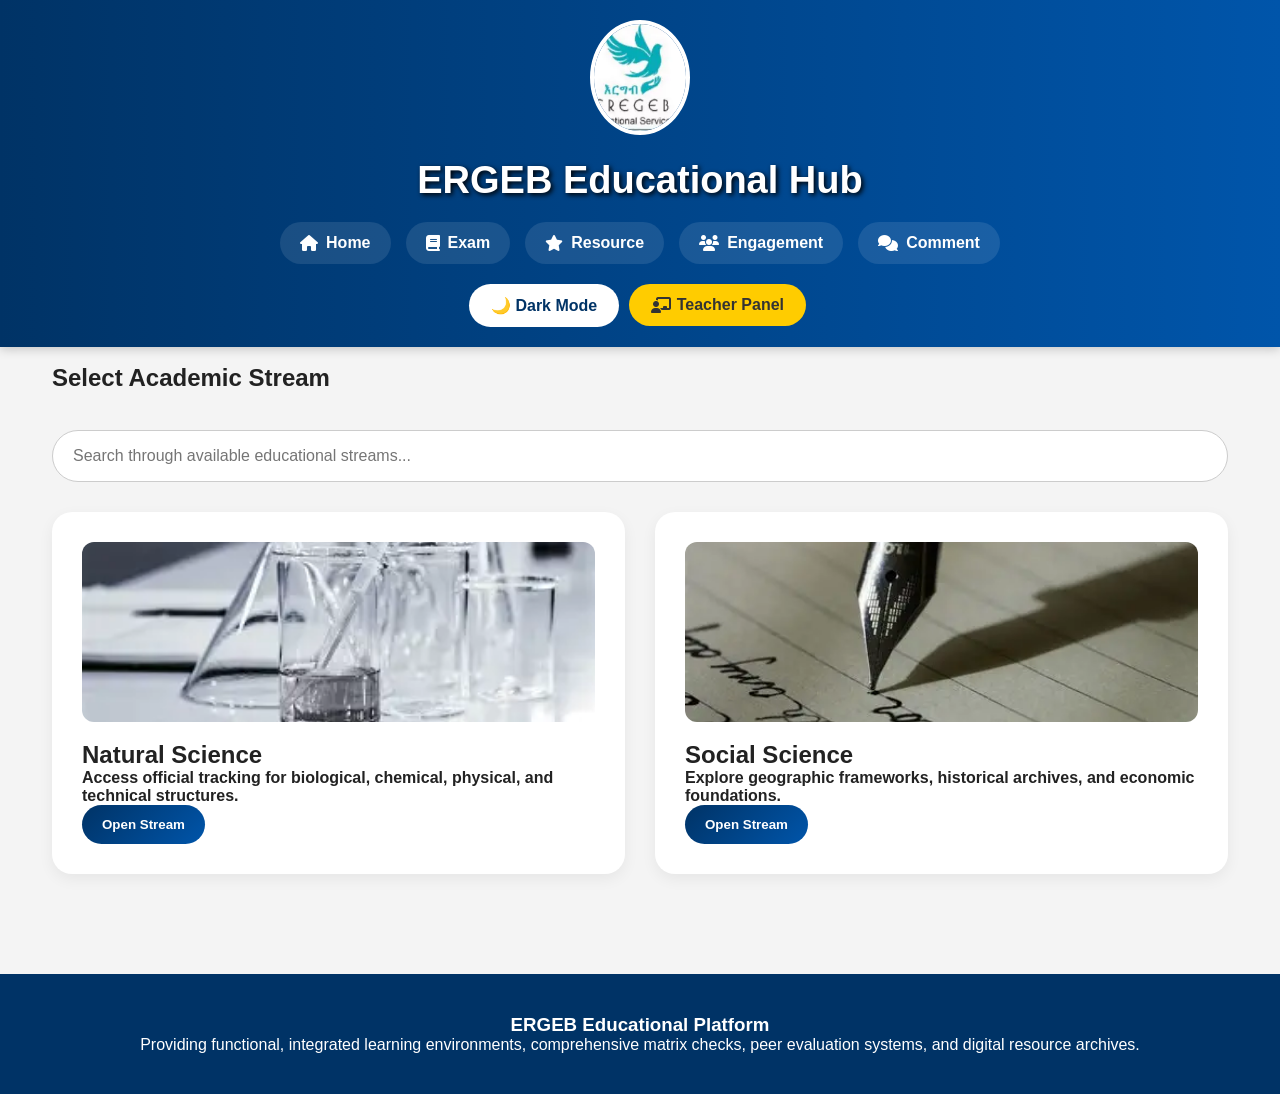
<file: exam.html>
<!DOCTYPE html>
<html lang="en">

<head>
    <meta charset="UTF-8">
    <meta name="viewport" content="width=device-width, initial-scale=1.0">
    <title>ERGEB Educational Platform</title>

    <link rel="stylesheet" href="https://cdnjs.cloudflare.com/ajax/libs/font-awesome/6.5.1/css/all.min.css">

    <style>
        /* RESET & GENERAL STYLES */
        * {
            margin: 0;
            padding: 0;
            box-sizing: border-box;
            scroll-behavior: smooth;
        }

        body {
            font-family: Arial, sans-serif;
            background: #f4f4f4;
            color: #222;
            transition: background 0.4s ease, color 0.4s ease;
            overflow-x: hidden;
        }

        body.dark-mode {
            background: #121212;
            color: white;
        }

        /* STANDARD HEADER (Rolls away out of sight when scrolling down) */
        header {
            background: linear-gradient(90deg, #003366, #0055aa);
            color: white;
            padding: 20px;
            position: absolute; 
            top: 0;
            left: 0;
            width: 100%;
            z-index: 1000;
            box-shadow: 0 2px 10px rgba(0, 0, 0, 0.2);
            text-align: center;
        }

        body.dark-mode header {
            background: linear-gradient(90deg, #050505, #151515);
        }

        .logo {
            width: 100px;
            border-radius: 50%;
            border: 4px solid white;
            margin-bottom: 10px;
            
        }

        
        header h1 {
            font-size: 38px;
            margin-top: 10px;
            text-shadow: 2px 2px 5px black;
        }

        nav {
            display: flex;
            justify-content: center;
            gap: 15px;
            flex-wrap: wrap;
            margin-top: 20px;
        }

        nav a {
            text-decoration: none;
            color: white;
            padding: 12px 20px;
            border-radius: 30px;
            font-weight: bold;
            transition: all 0.4s ease;
            background: rgba(255, 255, 255, 0.1);
            display: inline-flex;
            align-items: center;
            gap: 8px;
        }

        nav a:hover {
            background: white;
            color: #003366;
            transform: translateY(-4px);
        }

        #darkBtn, .panel-toggle-btn {
            margin-top: 20px;
            padding: 12px 22px;
            border: none;
            border-radius: 30px;
            cursor: pointer;
            font-size: 16px;
            font-weight: bold;
            background: white;
            color: #003366;
            transition: all 0.4s ease;
            margin-right: 5px;
            display: inline-flex;
            align-items: center;
            gap: 6px;
        }

        .panel-toggle-btn {
            background: #ffcc00;
            color: #333;
        }

        /* CONTAINER AND APPLICATION ARCHITECTURE */
        .container {
            width: 95%;
            max-width: 1400px;
            margin: 270px auto 0 auto; 
            padding: 40px 20px;
        }

        .page {
            display: none;
        }

        .page.active {
            display: block;
        }

        /* LIVE SEARCH BAR VIEW BOX */
        .search-box {
            margin: 20px 0;
        }

        .search-box input {
            width: 100%;
            padding: 16px 20px;
            border-radius: 30px;
            border: 1px solid #ccc;
            font-size: 16px;
            background: white;
        }

        body.dark-mode .search-box input {
            background: #2a2a2a;
            color: white;
            border-color: #444;
        }

        /* GRID AND RESPONSIVE CARDS SYSTEM WITH OFFLINE SMOOTH TRANSITIONS */
        .grid {
            display: grid;
            grid-template-columns: repeat(auto-fit, minmax(280px, 1fr));
            gap: 30px;
            margin-top: 30px;
        }

        .card {
            background: white;
            padding: 30px;
            border-radius: 20px;
            box-shadow: 0 5px 15px rgba(0,0,0,0.06);
            /* Hardware-accelerated smooth transitions for native cross-browser interpolation */
            transition: transform 0.5s ease, box-shadow 0.5s ease, opacity 0.5s ease;
            position: relative;
            
            /* Structural starting hidden states for the runtime JavaScript trigger query */
            opacity: 0;
            transform: translateY(40px);
        }

        body.dark-mode .card {
            background: #1e1e1e;
            box-shadow: 0 5px 15px rgba(0,0,0,0.4);
        }

        .card:hover {
            transform: translateY(-10px) scale(1.02) !important;
            box-shadow: 0 10px 25px rgba(0, 0, 0, 0.25);
        }

        .card img {
            width: 100%;
            height: 180px;
            object-fit: cover;
            border-radius: 12px;
            margin-bottom: 15px;
        }

        /* NEW FULL-SCREEN EXAM ENGINE STYLING */
        .exam-layout {
            display: flex;
            flex-direction: column;
            gap: 40px;
            margin-top: 20px;
            width: 100%;
        }

        .pdf-full-container {
            width: 100%;
        }

        .pdf-view-frame {
            width: 100%;
            height: 750px; /* Increased height for full-screen reading comfort */
            border: 2px solid #003366;
            border-radius: 12px;
            margin-top: 15px;
            background: #fff;
        }

        .pdf-wrapper-node {
            background: #eef4fa;
            padding: 20px;
            border-radius: 16px;
            margin-bottom: 25px;
            border-left: 6px solid #0055aa;
        }

        body.dark-mode .pdf-wrapper-node {
            background: #252525;
            border-left-color: #ffcc00;
        }

        .questions-stacked-container {
            background: white;
            padding: 35px;
            border-radius: 16px;
            box-shadow: 0 4px 15px rgba(0,0,0,0.05);
            width: 100%;
        }

        body.dark-mode .questions-stacked-container {
            background: #1e1e1e;
            box-shadow: 0 5px 15px rgba(0,0,0,0.4);
        }

        /* ENGAGEMENT COMMENT SECTIONS SYSTEM */
        .comment-section-box {
            margin-top: 40px;
            padding: 25px;
            background: white;
            border-radius: 16px;
            box-shadow: 0 4px 10px rgba(0,0,0,0.05);
            width: 100%;
        }

        body.dark-mode .comment-section-box {
            background: #1e1e1e;
        }

        .comment-input-area {
            display: flex;
            gap: 10px;
            margin-top: 15px;
        }

        .comment-input-area input {
            flex: 1;
            padding: 12px;
            border-radius: 8px;
            border: 1px solid #ccc;
        }

        .comment-list {
            margin-top: 15px;
            list-style: none;
            max-height: 250px;
            overflow-y: auto;
        }

        .comment-item {
            padding: 12px;
            border-bottom: 1px solid #eee;
            font-size: 14px;
        }

        body.dark-mode .comment-item {
            border-bottom-color: #333;
        }

        /* INTERACTIVE MATRIC QUESTION DESIGN STRUCTURE */
        .question-box {
            margin-top: 25px;
            padding: 25px;
            border-radius: 12px;
            background: #f9f9f9;
            box-shadow: inset 0 0 5px rgba(0,0,0,0.05);
        }

        body.dark-mode .question-box {
            background: #2a2a2a;
        }

        .question-box label {
            display: flex;
            align-items: center;
            margin-top: 12px;
            cursor: pointer;
            padding: 10px;
            border-radius: 6px;
            transition: background 0.2s;
        }

        .question-box label:hover {
            background: rgba(0, 85, 170, 0.05);
        }

        .question-box input[type="radio"] {
            margin-right: 12px;
            transform: scale(1.2);
        }

        button {
            background: linear-gradient(135deg, #003366, #0055aa);
            color: white;
            border: none;
            padding: 12px 20px;
            border-radius: 30px;
            cursor: pointer;
            font-weight: bold;
            transition: all 0.3s ease;
        }

        button:hover {
            background: #28a745;
        }

        .back-btn {
            background: #dc3545;
            margin-top: 30px;
        }

        .panel-box {
            background: white;
            padding: 30px;
            border-radius: 20px;
            margin-top: 30px;
        }

        body.dark-mode .panel-box {
            background: #1e1e1e;
        }

        .panel-box input, .panel-box select {
            width: 100%;
            padding: 12px;
            margin: 10px 0;
            border-radius: 8px;
            border: 1px solid #ccc;
            background: transparent;
            color: inherit;
            font-size: 15px;
        }

        .manage-table {
            width: 100%;
            border-collapse: collapse;
            margin-top: 15px;
        }

        .manage-table th, .manage-table td {
            border: 1px solid #ddd;
            padding: 10px;
            text-align: left;
        }

        body.dark-mode .manage-table th, body.dark-mode .manage-table td {
            border-color: #444;
        }

        footer {
            background: #003366;
            color: white;
            text-align: center;
            padding: 40px;
            margin-top: 60px;
        }

        /* MOBILE ADJUSTMENT FOR SCROLLING HEADER */
        @media(max-width: 768px) {
            header h1 { font-size: 28px; }
            .container { margin-top: 390px; }
        }
    </style>
</head>

<body>

    <header>
        <img src="OIP (1).webp" class="logo">

        <h1>ERGEB Educational Hub</h1>
        <nav>
            <a href="index.html"><i class="fa fa-home"></i> Home</a>
            <a href="exam.html"><i class="fa fa-book"></i> Exam</a>
            <a href="resource.html"><i class="fa fa-star"></i> Resource</a>
            <a href="engagement.html"><i class="fa fa-users"></i> Engagement</a>
            <a href="comment.html"><i class="fa fa-comments"></i> Comment</a>
        </nav>
        <button id="darkBtn">🌙 Dark Mode</button>
        <button class="panel-toggle-btn" onclick="openTeacherPanel()"><i class="fa fa-chalkboard-teacher"></i> Teacher Panel</button>
    </header>

    <section id="streamPage" class="container page active"><br><br><br>
        <h1>Select Academic Stream</h1><br>
        
        <div class="search-box">
            <input type="text" id="streamSearch" onkeyup="filterStreams()" placeholder="Search through available educational streams...">
        </div>

        <div class="grid" id="streamGrid">
            <div class="card">
                <img src="OIP (1)3.webp" alt="Natural Sciences">
                <h2>Natural Science</h2>
                <p><b>Access official tracking for biological, chemical, physical, and technical structures.</b></p>
                <button onclick="openGradePage('Natural Science')">Open Stream</button>
            </div>
            <div class="card">
                <img src="social.webp" alt="Social Sciences">
                <h2>Social Science</h2>
                <p><b>Explore geographic frameworks, historical archives, and economic foundations.</b></p>
                <button onclick="openGradePage('Social Science')">Open Stream</button>
            </div>
        </div>
    </section>

    <section id="gradePage" class="container page">
        <h1 id="streamTitle"></h1><br><br>
        <h2>Select Grade Level</h2>
        <div class="grid">
            <div class="card" onclick="openYearPage('Grade 9')"><h2>Grade 9</h2><button>Select</button></div>
            <div class="card" onclick="openYearPage('Grade 10')"><h2>Grade 10</h2><button>Select</button></div>
            <div class="card" onclick="openYearPage('Grade 11')"><h2>Grade 11</h2><button>Select</button></div>
            <div class="card" onclick="openYearPage('Grade 12')"><h2>Grade 12</h2><button>Select</button></div>
        </div>
        <button class="back-btn" onclick="switchView('streamPage')"><i class="fa fa-arrow-left"></i> Back</button>
    </section>

    <section id="yearPage" class="container page"><br><br><br><br>
        <h1 id="gradeTitle"></h1>
        <h2>Select Examination Year</h2><br>
        <div class="grid">
            <div class="card" onclick="openTestPage('2016')"><h2>2016 EC</h2><button>Open</button></div>
            <div class="card" onclick="openTestPage('2017')"><h2>2017 EC</h2><button>Open</button></div>
            <div class="card" onclick="openTestPage('2018')"><h2>2018 EC</h2><button>Open</button></div>
        </div>
        <button class="back-btn" onclick="switchView('gradePage')"><i class="fa fa-arrow-left"></i> Back</button>
    </section>

    <section id="testPage" class="container page"><br><br><br><br>
        <h1 id="yearTitle"></h1><br>
        <h2>Select Assessment Module</h2>
        <div class="grid">
            <div class="card" onclick="openSubjectPage('Test One')"><h2>Test One</h2><button>View</button></div>
            <div class="card" onclick="openSubjectPage('Test Two')"><h2>Test Two</h2><button>View</button></div>
            <div class="card" onclick="openSubjectPage('Test Three')"><h2>Test Three</h2><button>View</button></div>
            <div class="card" onclick="openSubjectPage('Final Exam')"><h2>Final Exam</h2><button>View</button></div>
        </div>
        <button class="back-btn" onclick="switchView('yearPage')"><i class="fa fa-arrow-left"></i> Back</button>
    </section>

    <section id="subjectPage" class="container page"><br><br><br><br>
        <h1 id="testTitle"></h1><br>
        <h2>Select Academic Subject Course</h2>
        <div class="grid" id="subjectGrid"></div>
        <button class="back-btn" onclick="switchView('testPage')"><i class="fa fa-arrow-left"></i> Back</button>
    </section>

    <section id="examPage" class="container page"><br><br><br><br>
        <div style="background:#003366; color:white; padding:25px; border-radius:15px; margin-bottom:25px;">
            <h1 id="displaySubjectTitle">Examination Desktop Terminal</h1><br>
            <p style="margin-top:5px; opacity:0.9;">Verify data content below. Read the published PDF resource file thoroughly before tracking calculations.</p>
        </div>

        <div class="exam-layout">
            <div class="pdf-full-container">
                <h3 style="margin-bottom:15px; color:#003366;"><i class="fa fa-file-pdf"></i> Distributed Document Portal</h3>
                
                <div id="livePdfPortalContainer"></div>
            </div>

            <div class="questions-stacked-container">
                <h3 style="color:#0055aa; border-bottom:2px solid #eee; padding-bottom:10px;"><i class="fa fa-graduation-cap"></i> Hard Matric Assessment Nodes</h3>
                <div id="studentMatricQuestionsFeed"></div>
                
                <div id="quizSubmitActionBlock" style="margin-top:20px; display:none;">
                    <button onclick="evaluateMatricPerformanceIndex()" style="width:100%; background:#28a745; padding:15px;">Submit and Evaluate Answers</button>
                    <div id="quizScoreReportResult" style="margin-top:15px; padding:15px; border-radius:8px; display:none; font-weight:bold;"></div>
                </div>
            </div>

            <div class="comment-section-box">
                <h4><i class="fa fa-comments"></i> Student Peer Discussion Board</h4>
                <div class="comment-input-area">
                    <input type="text" id="newCommentInput" placeholder="Post a public question or diagnostic statement regarding this paper...">
                    <button onclick="postStudentComment()">Post Comment</button>
                </div>
                <ul class="comment-list" id="commentListFeed"></ul>
            </div>
        </div>

        <button class="back-btn" onclick="switchView('subjectPage')"><i class="fa fa-arrow-left"></i> Return to Course Index</button>
    </section>

    <section id="teacherPanelPage" class="container page"><br><br><br><br>
        <h1>Teacher Exam Management Backend Panel</h1><br>
        <p style="opacity:0.7; margin-bottom:20px;">Upload documents and build assessment nodes into the dynamic platform routing arrays.</p>

        <div class="panel-box" style="box-shadow: 0 4px 15px rgba(0,0,0,0.1);">
            <h3>Target Path Allocation Setup</h3>
            <label>Stream Connection:
                <select id="insStream" onchange="syncPanelCourseDropdown()">
                    <option value="Natural Science">Natural Science</option>
                    <option value="Social Science">Social Science</option>
                </select>
            </label>
            <label>Grade Assignment:
                <select id="insGrade">
                    <option value="Grade 9">Grade 9</option>
                    <option value="Grade 10">Grade 10</option>
                    <option value="Grade 11" selected>Grade 11</option>
                    <option value="Grade 12">Grade 12</option>
                </select>
            </label>
            <label>Target Year Matrix:
                <select id="insYear">
                    <option value="2016">2016</option>
                    <option value="2017">2017</option>
                    <option value="2018" selected>2018</option>
                </select>
            </label>
            <label>Evaluation Segment:
                <select id="insTest">
                    <option value="Test One">Test One</option>
                    <option value="Test Two">Test Two</option>
                    <option value="Test Three" selected>Test Three</option>
                    <option value="Final Exam">Final Exam</option>
                </select>
            </label>
            <label>Academic Subject Assignment:
                <select id="insSubject"></select>
            </label>

            <hr style="margin:25px 0; opacity:0.2;">

            <h3>Publish Official Document (PDF Viewer Output Engine)</h3>
            <label>Display File Resource Title:
                <input type="text" id="teacherDocTitle" placeholder="e.g., National Matric Mathematics 2018 Booklet A">
            </label>
            <label>Select Real Local System PDF File:
                <input type="file" id="teacherDocFile" accept=".pdf">
            </label>
            <button onclick="commitPdfToGlobalDatabase()" style="background:#28a745; width:100%; margin-top:10px;"><i class="fa fa-cloud-upload-alt"></i> Publish Live System Document</button>
            
            <p id="operationStatusMessage" style="margin-top:15px; font-weight:bold;"></p>
        </div>

        <div class="panel-box" style="border-top: 4px solid #dc3545; margin-top:25px;">
            <h3 style="color:#dc3545;">Active Content Resource Revocation Archive</h3>
            <table class="manage-table">
                <thead>
                    <tr>
                        <th>Destination Pathway Target Reference</th>
                        <th>Document Asset Title</th>
                        <th>Action</th>
                    </tr>
                </thead>
                <tbody id="managementTableFeed"></tbody>
            </table>
        </div>

        <button class="back-btn" onclick="switchView('streamPage')"><i class="fa fa-door-open"></i> Close Management Control Panel</button>
    </section>

    <footer>
        <h3>ERGEB Educational Platform</h3>
        <p>Providing functional, integrated learning environments, comprehensive matrix checks, peer evaluation systems, and digital resource archives.</p>
    </footer>

    <script>
        /* ARRAY CONFIGURATIONS AND MATRIX HOOKS */
        let activeStream = "", activeGrade = "", activeYear = "", activeTest = "", activeSubject = "";

        const streamSubjectMap = {
            "Natural Science": ["Mathematics", "Physics", "Chemistry", "Biology", "English", "Civics", "SAT"],
            "Social Science": ["Mathematics", "Geography", "History", "Economics", "English", "Civics", "SAT"]
        };

        // Core data storage arrays synced using standard file parsing keys
        let uploadedPdfDatabase = JSON.parse(localStorage.getItem("ERGEB_PDFS")) || [];
        let systemCommentsData = JSON.parse(localStorage.getItem("ERGEB_COMMENTS")) || {};

        /* HARDCODED 15 DETAILED MATRIC EXAM EXTRA QUESTIONS FALLBACK DATABASE */
        const coreMatricQuestionsArray = [
            { id: 1, stream: "Natural Science", grade: "Grade 11", year: "2018", test: "Test Three", subject: "Mathematics", text: "Determine the solution set of the absolute value inequality: |2x - 5| >= 3x + 1.", opts: ["(-inf, 4/5]", "[-6, 4/5]", "(-inf, -6]", "[-6, inf)"], correct: "3" },
            { id: 2, stream: "Natural Science", grade: "Grade 11", year: "2018", test: "Test Three", subject: "Mathematics", text: "What is the exact sum of the infinite geometric series: 5 - 10/3 + 20/9 - 40/27 + ...?", opts: ["3", "15", "15/4", "3/4"], correct: "2" },
            { id: 3, stream: "Natural Science", grade: "Grade 11", year: "2018", test: "Test Three", subject: "Physics", text: "A projectile is launched from ground level at an angle of 30 degrees with a velocity of 40 m/s. Calculate its maximum horizontal displacement range.", opts: ["80 m", "80*sqrt(3) m", "160 m", "40*sqrt(3) m"], correct: "2" },
            { id: 4, stream: "Natural Science", grade: "Grade 11", year: "2018", test: "Test Three", subject: "Physics", text: "Two bodies of mass 2kg and 6kg are connected by a light string passing over a frictionless pulley. Find the acceleration magnitude of the system.", opts: ["g/4", "g/2", "3g/4", "g"], correct: "2" },
            { id: 5, stream: "Natural Science", grade: "Grade 11", year: "2018", test: "Test Three", subject: "Chemistry", text: "What is the correct oxidation state value of the Chromium atom inside the Dichromate complex ion (Cr2O7^2-)?", opts: ["+3", "+4", "+6", "+7"], correct: "3" },
            { id: 6, stream: "Natural Science", grade: "Grade 11", year: "2018", test: "Test Three", subject: "Chemistry", text: "According to Ideal Gas laws, if a sample configuration triples its absolute temperature while its total volume drops by 50%, what is the final pressure factor ratio change?", opts: ["Increases by 6 times", "Decreases to 1/6", "Triples completely", "Remains uniform"], correct: "1" },
            { id: 7, stream: "Natural Science", grade: "Grade 11", year: "2018", test: "Test Three", subject: "Biology", text: "Which membrane protein structure directly expels 3 Na+ ions while importing 2 K+ ions via target metabolic currency consumption?", opts: ["Aquaporin Channel", "Sodium-Potassium Pump", "Calcium Gate", "Glucose Transporter"], correct: "2" },
            { id: 8, stream: "Natural Science", grade: "Grade 11", year: "2018", test: "Test Three", subject: "Biology", text: "Identify the critical phase transition stage of cellular mitosis where sister chromatid lines break apart toward opposite poles.", opts: ["Prophase", "Metaphase", "Anaphase", "Telophase"], correct: "3" },
            { id: 9, stream: "Social Science", grade: "Grade 11", year: "2018", test: "Test Three", subject: "Mathematics", text: "Find the explicit equation of a line passing through matrix point (3, -2) that runs perpendicular to 4x - 3y = 9.", opts: ["3x + 4y = 1", "3x - 4y = 17", "4x + 3y = 6", "3x + 4y = -1"], correct: "1" },
            { id: 10, stream: "Social Science", grade: "Grade 11", year: "2018", test: "Test Three", subject: "Economics", text: "If market price conditions sit below equilibrium points, what immediate systemic structural phenomenon happens inside competitive commercial environments?", opts: ["Market surplus", "Price deflation cascades", "Market Shortage", "Supply ceiling stabilization"], correct: "3" },
            { id: 11, stream: "Social Science", grade: "Grade 11", year: "2018", test: "Test Three", subject: "Geography", text: "Which atmospheric structural boundary contains the highest overall volumetric moisture ratio concentration profiles?", opts: ["Stratosphere", "Troposphere", "Mesosphere", "Thermosphere"], correct: "2" },
            { id: 12, stream: "Social Science", grade: "Grade 11", year: "2018", test: "Test Three", subject: "History", text: "What major geo-political tactical realignment agreement sequence prompted the partition of African territories during the late 19th century?", opts: ["Treaty of Westphalia", "Berlin Conference (1884-1885)", "Treaty of Versailles", "League of Nations Directive"], correct: "2" },
            { id: 13, stream: "Natural Science", grade: "Grade 11", year: "2018", test: "Test Three", subject: "English", text: "Complete the sentence structure: 'Had they reviewed the core dataset variables prior to deployment, the system errors _______.'", opts: ["would be avoided", "will have been avoided", "would have been avoided", "had avoided"], correct: "3" },
            { id: 14, stream: "Natural Science", grade: "Grade 11", year: "2018", test: "Test Three", subject: "Civics", text: "Which core constitutional principle directly prevents any single administrative organ from gathering absolute structural control dominance?", opts: ["Popular Sovereignty", "Separation of Powers & Checks", "Federal Decentralization", "Rule of Statutory Law"], correct: "2" },
            { id: 15, stream: "Natural Science", grade: "Grade 11", year: "2018", test: "Test Three", subject: "SAT", text: "In a class of 60 individuals, 40% study Advanced Statistics and 30% take Linear Algebra. If 10% monitor both tracks, how many track neither module?", opts: ["24", "18", "36", "42"], correct: "1" }
        ];

        /* LAYOUT AND TRANSITION MANAGEMENT CONTROLLERS */
        function switchView(targetId) {
            document.querySelectorAll(".page").forEach(p => p.classList.remove("active"));
            const targetPage = document.getElementById(targetId);
            if(targetPage) targetPage.classList.add("active");
            window.scrollTo({top: 0, behavior: 'smooth'});
            // Re-trigger visual alignment scan anytime layout parameters shift
            checkCards();
        }

        /* LIVE REALTIME FILTERING ENGINE FOR STREAM INPUT SEARCH BAR */
        function filterStreams() {
            let filter = document.getElementById("streamSearch").value.toLowerCase();
            let cards = document.querySelectorAll("#streamGrid .card");
            cards.forEach(card => {
                let matchContent = card.innerText.toLowerCase();
                card.style.display = matchContent.includes(filter) ? "block" : "none";
            });
            // Recompute parameters following explicit DOM element removal actions
            checkCards();
        }

        /* ROUTING DATA STRUCTURAL NAVIGATION FLOWS */
        function openGradePage(streamName) {
            activeStream = streamName;
            document.getElementById("streamTitle").innerText = `${activeStream} Channel Selection`;
            switchView("gradePage");
        }

        /* OFFLINE COMPATIBLE DUAL-TRIGGER CARD ANIMATION SCRIPT LOGIC */
        function checkCards() {
            // Evaluates visibility tags across any cards actively appended to the visible DOM workspace
            const activeCards = document.querySelectorAll(".page.active .card");
            activeCards.forEach(card => {
                const top = card.getBoundingClientRect().top;
                if (top < window.innerHeight - 50) {
                    card.style.opacity = "1";
                    card.style.transform = "translateY(0)";
                }
            });
        }

        // Attach layout runtime triggers to intercept window activity tracking
        window.addEventListener("scroll", checkCards);
        window.addEventListener("load", checkCards);

        function openYearPage(gradeName) {
            activeGrade = gradeName;
            document.getElementById("gradeTitle").innerText = `${activeStream} > ${activeGrade}`;
            switchView("yearPage");
        }

        function openTestPage(yearName) {
            activeYear = yearName;
            document.getElementById("yearTitle").innerText = `${activeStream} > ${activeGrade} > ${activeYear} EC Archive`;
            switchView("testPage");
        }

        function openSubjectPage(testName) {
            activeTest = testName;
            document.getElementById("testTitle").innerText = `${activeStream} > ${activeGrade} > ${activeYear} EC > ${activeTest}`;
            
            const grid = document.getElementById("subjectGrid");
            grid.innerHTML = "";
            const courses = streamSubjectMap[activeStream] || [];
            
            courses.forEach(sub => {
                let div = document.createElement("div");
                div.className = "card";
                div.innerHTML = `
                    <h2><i class="fa fa-book-open"></i> ${sub}</h2>
                    <p>Enter workspace to parse system tracking documents and metric questions.</p>
                    <button onclick="launchExamHub('${sub}')">Enter Hub</button>
                `;
                grid.appendChild(div);
            });
            switchView("subjectPage");
        }

        function openTeacherPanel() {
            switchView("teacherPanelPage");
            syncPanelCourseDropdown();
            renderManagementTables();
        }

        function syncPanelCourseDropdown() {
            const currentStream = document.getElementById("insStream").value;
            const subSelect = document.getElementById("insSubject");
            subSelect.innerHTML = "";
            (streamSubjectMap[currentStream] || []).forEach(s => {
                let opt = document.createElement("option");
                opt.value = s; opt.innerText = s;
                subSelect.appendChild(opt);
            });
        }

        /* DUAL EXAM TERMINAL LOGICAL ENGINE CONTROL HOOK */
        function launchExamHub(subjectName) {
            activeSubject = subjectName;
            document.getElementById("displaySubjectTitle").innerText = `${activeSubject} - ${activeGrade} (${activeYear} EC ${activeTest})`;
            
            document.getElementById("quizScoreReportResult").style.display = "none";
            document.getElementById("newCommentInput").value = "";

            renderLiveStudentWorkspace();
            switchView("examPage");
        }

        /* THE CHIEF FUNCTIONAL ENGINE: PREVIEWS REAL INTEGRATED PDF DATA STREAM WITHOUT DATA LOSS */
        function renderLiveStudentWorkspace() {
            const pdfContainer = document.getElementById("livePdfPortalContainer");
            pdfContainer.innerHTML = "";

            let matchedFiles = uploadedPdfDatabase.filter(p => 
                p.stream === activeStream &&
                p.grade === activeGrade &&
                p.year === activeYear &&
                p.test === activeTest &&
                p.subject === activeSubject
            );

            if (matchedFiles.length === 0) {
                pdfContainer.innerHTML = `
                    <div style="background:#fff3cd; color:#856404; padding:20px; border-radius:12px; font-style:italic;">
                        <i class="fa fa-exclamation-triangle"></i> No official PDF document file has been published by the management console to this specific section yet.
                    </div>`;
            } else {
                matchedFiles.forEach(fileNode => {
                    let wrapper = document.createElement("div");
                    wrapper.className = "pdf-wrapper-node";
                    wrapper.innerHTML = `
                        <h4 style="color:#003366; margin-bottom:10px;"><i class="fa fa-file-invoice"></i> Active Viewport: ${fileNode.title}</h4>
                        <embed src="${fileNode.fileData}" type="application/pdf" class="pdf-view-frame" />
                    `;
                    pdfContainer.appendChild(wrapper);
                });
            }

            const questionsContainer = document.getElementById("studentMatricQuestionsFeed");
            questionsContainer.innerHTML = "";

            let targetedQues = coreMatricQuestionsArray.filter(q => 
                q.stream === activeStream &&
                q.grade === activeGrade &&
                q.year === activeYear &&
                q.test === activeTest &&
                q.subject === activeSubject
            );

            if (targetedQues.length === 0) {
                questionsContainer.innerHTML = `<p style="color:gray; font-style:italic;">No dynamic assessment keys found for this course criteria matrix.</p>`;
                document.getElementById("quizSubmitActionBlock").style.display = "none";
            } else {
                targetedQues.forEach((q, idx) => {
                    let qDiv = document.createElement("div");
                    qDiv.className = "question-box";
                    let optsHtml = "";
                    q.opts.forEach((o, oIdx) => {
                        optsHtml += `
                            <label>
                                <input type="radio" name="matricQ_${q.id}" value="${oIdx + 1}">
                                ${String.fromCharCode(65 + oIdx)}. ${o}
                            </label>
                        `;
                    });
                    qDiv.innerHTML = `
                        <p style="font-weight:bold; font-size:16px;">Question ${idx + 1}: ${q.text}</p>
                        <div style="margin-top:10px;">${optsHtml}</div>
                    `;
                    questionsContainer.appendChild(qDiv);
                });
                document.getElementById("quizSubmitActionBlock").style.display = "block";
            }

            renderCommentsFeed();
        }

        /* PEER DISCUSSION LOGICAL ENGINE CONTROLLERS */
        function renderCommentsFeed() {
            const feed = document.getElementById("commentListFeed");
            feed.innerHTML = "";
            let key = `${activeStream}_${activeGrade}_${activeYear}_${activeTest}_${activeSubject}`;
            let list = systemCommentsData[key] || [];

            if(list.length === 0) {
                feed.innerHTML = `<li class="comment-item" style="color:gray; font-style:italic;">No forum entries created yet. Post a diagnostic response to open active logs.</li>`;
            } else {
                list.forEach(c => {
                    let li = document.createElement("li");
                    li.className = "comment-item";
                    li.innerHTML = `<b>Anonymous Student:</b> ${c}`;
                    feed.appendChild(li);
                });
            }
        }

        function postStudentComment() {
            const inp = document.getElementById("newCommentInput");
            if(!inp.value.trim()) return;
            let key = `${activeStream}_${activeGrade}_${activeYear}_${activeTest}_${activeSubject}`;
            if(!systemCommentsData[key]) systemCommentsData[key] = [];
            systemCommentsData[key].push(inp.value.trim());
            localStorage.setItem("ERGEB_COMMENTS", JSON.stringify(systemCommentsData));
            inp.value = "";
            renderCommentsFeed();
        }

        /* MATRIC PERFORMANCE INDEX CALCULATION STRATEGY */
        function evaluateMatricPerformanceIndex() {
            let targetedQues = coreMatricQuestionsArray.filter(q => 
                q.stream === activeStream &&
                q.grade === activeGrade &&
                q.year === activeYear &&
                q.test === activeTest &&
                q.subject === activeSubject
            );

            let score = 0;
            targetedQues.forEach(q => {
                let selected = document.querySelector(`input[name="matricQ_${q.id}"]:checked`);
                if(selected && selected.value === q.correct) {
                    score++;
                }
            });

            const report = document.getElementById("quizScoreReportResult");
            report.style.display = "block";
            let percent = targetedQues.length ? Math.round((score / targetedQues.length) * 100) : 0;
            report.innerText = `Evaluation Completed! Total Score Index: ${score} / ${targetedQues.length} (${percent}%)`;
            report.style.background = percent >= 50 ? "#d4edda" : "#f8d7da";
            report.style.color = percent >= 50 ? "#155724" : "#721c24";
        }

        /* MANAGEMENT ARRAY DB COMMIT ROUTINES */
        function commitPdfToGlobalDatabase() {
            const titleInp = document.getElementById("teacherDocTitle");
            const fileInp = document.getElementById("teacherDocFile");
            const msg = document.getElementById("operationStatusMessage");

            if(!titleInp.value.trim() || !fileInp.files[0]) {
                msg.style.color = "red";
                msg.innerText = "Error: Assign an explicit descriptive asset title and fetch a valid local file path source.";
                return;
            }

            const reader = new FileReader();
            reader.onload = function(e) {
                let payload = {
                    id: Date.now(),
                    stream: document.getElementById("insStream").value,
                    grade: document.getElementById("insGrade").value,
                    year: document.getElementById("insYear").value,
                    test: document.getElementById("insTest").value,
                    subject: document.getElementById("insSubject").value,
                    title: titleInp.value.trim(),
                    fileData: e.target.result
                };

                uploadedPdfDatabase.push(payload);
                localStorage.setItem("ERGEB_PDFS", JSON.stringify(uploadedPdfDatabase));

                msg.style.color = "green";
                msg.innerText = "Success: Resource added to local storage matrices.";
                titleInp.value = "";
                fileInp.value = "";
                renderManagementTables();
            };
            reader.readAsDataURL(fileInp.files[0]);
        }

        function removePdfAsset(assetId) {
            uploadedPdfDatabase = uploadedPdfDatabase.filter(p => p.id !== assetId);
            localStorage.setItem("ERGEB_PDFS", JSON.stringify(uploadedPdfDatabase));
            renderManagementTables();
        }

        function renderManagementTables() {
            const tbody = document.getElementById("managementTableFeed");
            tbody.innerHTML = "";

            if(uploadedPdfDatabase.length === 0) {
                tbody.innerHTML = `<tr><td colspan="3" style="text-align:center; color:gray; font-style:italic;">No files uploaded into localized client repository arrays yet.</td></tr>`;
                return;
            }

            uploadedPdfDatabase.forEach(p => {
                let tr = document.createElement("tr");
                tr.innerHTML = `
                    <td style="font-size:13px; color:#555;">[${p.stream}] -> ${p.grade} -> ${p.year} EC -> ${p.test} -> <b>${p.subject}</b></td>
                    <td><b>${p.title}</b></td>
                    <td><button onclick="removePdfAsset(${p.id})" style="background:#dc3545; padding:6px 12px; font-size:12px;">Delete</button></td>
                `;
                tbody.appendChild(tr);
            });
        }

        /* DARK MODE BUTTON TOGGLE INTERFACE ENGAGEMENT RULES */
        const darkBtn = document.getElementById("darkBtn");
        darkBtn.addEventListener("click", () => {
            document.body.classList.toggle("dark-mode");
            if (document.body.classList.contains("dark-mode")) {
                darkBtn.innerHTML = "☀️ Light Mode";
            } else {
                darkBtn.innerHTML = "🌙 Dark Mode";
            }
        });
    </script>
</body>

</html>
</file>
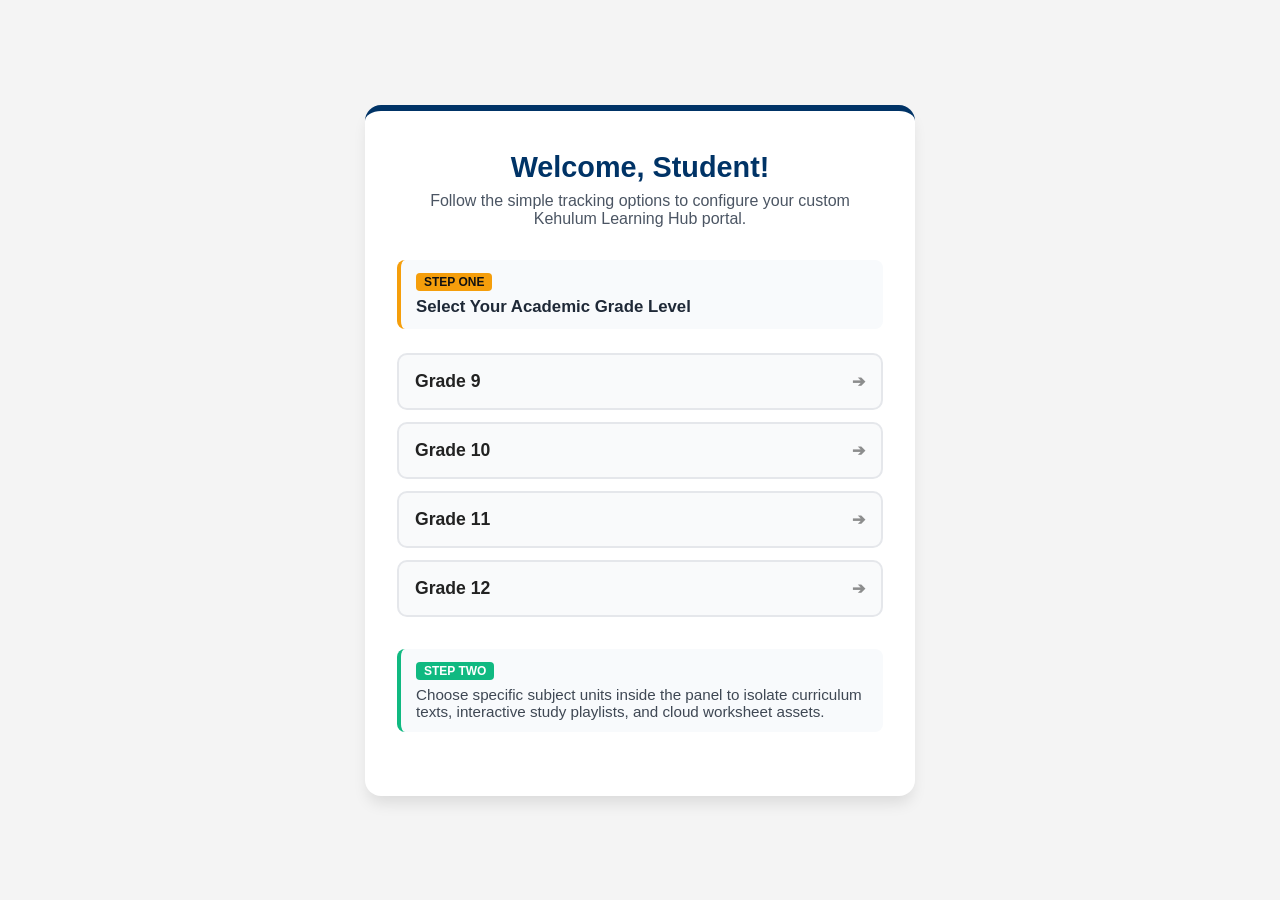
<file: resource.html>
<!DOCTYPE html>
<html lang="en">

<head>
    <meta charset="UTF-8">
    <meta name="viewport" content="width=device-width, initial-scale=1.0">
    <title>Ethiopian Student Hub - Kehulum Learning Dashboard</title>
    
    <link rel="stylesheet" href="https://cdnjs.cloudflare.com/ajax/libs/font-awesome/6.5.1/css/all.min.css">

    <style>
        /* CSS DESIGN SYSTEM VARIABLES */
        :root {
            --primary: #003366;
            --primary-light: #0055aa;
            --secondary: #10b981;
            --accent: #f59e0b;
            --dark: #1f2937;
            --light: #f4f4f4;
            --white: #ffffff;
            --youtube: #ef4444;
            --recom-header: #4b5563;
        }

        /* RESET & BASE */
        * {
            margin: 0;
            padding: 0;
            box-sizing: border-box;
            scroll-behavior: smooth;
        }

        body {
            font-family: Arial, sans-serif;
            background: var(--light);
            color: #222;
            transition: 0.4s;
            overflow-x: hidden;
            display: flex;
            flex-direction: column;
            min-height: 100vh;
        }

        /* DARK MODE GLOBAL STYLES */
        .dark-mode {
            background: #121212;
            color: white;
        }

        /* HEADER */
        header {
            background: linear-gradient(90deg, var(--primary), var(--primary-light));
            color: white;
            padding: 20px;
            position: relative;
            top: 0;
            z-index: 1000;
            box-shadow: 0 2px 10px rgba(0, 0, 0, 0.2);
            animation: slideDown 1s ease;
            text-align: center;
        }

        @keyframes slideDown {
            from { transform: translateY(-100%); opacity: 0; }
            to { transform: translateY(0); opacity: 1; }
        }

        /* LOGO */
        .logo {
            width: 100px;
            border-radius: 50%;
            border: 4px solid white;
            margin-bottom: 10px;
        }

        header h1 {
            font-size: 38px;
            margin-top: 10px;
            text-shadow: 2px 2px 5px black;
        }

        header p {
            font-size: 18px;
            margin-top: 10px;
            opacity: 0.9;
        }

        /* NAVIGATION BAR */
        nav {
            display: flex;
            justify-content: center;
            gap: 15px;
            flex-wrap: wrap;
            margin-top: 20px;
        }

        nav a, nav button {
            text-decoration: none;
            color: white;
            padding: 12px 20px;
            border-radius: 30px;
            font-weight: bold;
            transition: 0.4s;
            background: rgba(255, 255, 255, 0.1);
            border: none;
            cursor: pointer;
            font-size: 16px;
        }

        nav a:hover, nav button:hover {
            background: white;
            color: var(--primary);
            transform: scale(1.1);
        }

        /* BACK BUTTON SPECIAL HOVER */
        nav button.back-btn-nav:hover {
            background: var(--accent);
            color: var(--dark);
        }

        /* DARK MODE BUTTON */
        #modeBtn {
            margin-top: 20px;
            padding: 12px 22px;
            border: none;
            border-radius: 30px;
            cursor: pointer;
            font-size: 16px;
            font-weight: bold;
            background: white;
            color: var(--primary);
            transition: 0.4s;
        }

        #modeBtn:hover {
            background: black;
            color: white;
            transform: scale(1.1);
        }

        /* CONTAINER STYLES */
        .container {
            width: 90%;
            max-width: 1300px;
            margin: auto;
            padding: 40px 20px;
            flex-grow: 1;
        }

        /* INITIAL GRADE SELECTOR SCREEN */
        body.selector-mode {
            justify-content: center;
            align-items: center;
            min-height: 100vh;
        }

        #grade-selector-screen {
            background-color: var(--white);
            max-width: 550px;
            width: 100%;
            padding: 2.5rem 2rem;
            border-radius: 16px;
            box-shadow: 0 10px 15px -3px rgba(0, 0, 0, 0.1);
            text-align: center;
            border-top: 6px solid var(--primary);
            animation: fadeIn 1.5s ease;
        }

        .dark-mode #grade-selector-screen {
            background-color: #1e1e1e;
            border-top-color: var(--primary-light);
        }

        #grade-selector-screen h1 {
            color: var(--primary);
            font-size: 1.8rem;
            margin-bottom: 0.5rem;
        }

        .dark-mode #grade-selector-screen h1 {
            color: var(--primary-light);
        }

        #grade-selector-screen p {
            color: #4b5563;
            font-size: 1rem;
            margin-bottom: 2rem;
        }

        .dark-mode #grade-selector-screen p {
            color: #ccc;
        }

        /* STEP DISPLAY IMPLEMENTATION */
        .step-container {
            text-align: left;
            margin-bottom: 1.5rem;
            padding: 12px 15px;
            background-color: #f8fafc;
            border-radius: 8px;
            border-left: 4px solid var(--accent);
        }

        .dark-mode .step-container {
            background-color: #252525;
        }

        .step-badge {
            display: inline-block;
            background-color: var(--accent);
            color: #111;
            font-weight: bold;
            font-size: 0.75rem;
            padding: 2px 8px;
            border-radius: 4px;
            text-transform: uppercase;
            margin-bottom: 6px;
        }

        .step-title {
            font-weight: bold;
            font-size: 1.05rem;
            color: var(--dark);
        }

        .dark-mode .step-title {
            color: #fff;
        }

        .grade-menu {
            display: flex;
            flex-direction: column;
            gap: 12px;
        }

        .grade-option {
            background-color: #f9fafb;
            color: #222;
            border: 2px solid #e5e7eb;
            padding: 1rem;
            border-radius: 10px;
            font-size: 1.1rem;
            font-weight: 600;
            cursor: pointer;
            transition: all 0.2s ease;
            text-align: left;
            display: flex;
            justify-content: space-between;
            align-items: center;
        }

        .dark-mode .grade-option {
            background-color: #2d2d2d;
            color: white;
            border-color: #444;
        }

        .grade-option:hover {
            border-color: var(--primary-light);
            background-color: #eff6ff;
            color: var(--primary);
            transform: translateY(-2px);
        }

        .dark-mode .grade-option:hover {
            border-color: var(--primary-light);
            background-color: #1a2e40;
            color: var(--primary-light);
        }

        .grade-option::after {
            content: "➔";
            font-size: 1rem;
            opacity: 0.5;
        }

        /* GRID SYSTEM & SPACING PRESERVATION */
        .grid-two-col {
            display: grid;
            grid-template-columns: repeat(2, 1fr);
            gap: 30px;
            margin-top: 15px; 
            margin-bottom: 45px;
        }

        /* CARD CONTAINERS DESIGN */
        .card {
            background-color: var(--white);
            border-radius: 12px;
            overflow: hidden;
            box-shadow: 0 4px 6px -1px rgba(0, 0, 0, 0.05), 0 2px 4px -1px rgba(0, 0, 0, 0.06);
            display: flex;
            flex-direction: column;
            transition: all 0.2s ease;
        }

        .dark-mode .card {
            background-color: #1e1e1e;
            box-shadow: 0 4px 20px rgba(0,0,0,0.3);
        }

        .card:hover {
            transform: translateY(-2px);
            box-shadow: 0 10px 15px -3px rgba(0, 0, 0, 0.1);
        }

        /* Header Styling */
        .card-header {
            background-color: var(--primary);
            color: var(--white);
            padding: 1.25rem;
            font-weight: bold;
            font-size: 1.2rem;
            display: flex;
            align-items: center;
            gap: 10px;
        }

        .card-header.social { background-color: var(--secondary); }
        .card-header.recom { background-color: var(--recom-header); }

        .card-body {
            padding: 1.5rem;
            flex-grow: 1;
            display: flex;
            flex-direction: column;
        }

        .card-body p {
            margin-bottom: 1rem;
            color: #4b5563;
            font-size: 0.95rem;
        }

        .dark-mode .card-body p {
            color: #cbd5e0;
        }

        /* LIST PANELS */
        .subject-list, .recom-list {
            list-style: none;
            margin-bottom: 1.5rem;
        }

        .subject-list li {
            padding: 0.6rem 0;
            border-bottom: 1px solid #edf2f7;
            display: flex;
            align-items: center;
            cursor: pointer;
            transition: background 0.2s, padding-left 0.2s;
            border-radius: 4px;
        }

        .dark-mode .subject-list li {
            border-bottom-color: #2d2d2d;
        }

        .subject-list li:hover {
            background-color: #eff6ff;
            padding-left: 8px;
            color: var(--primary-light);
        }

        .dark-mode .subject-list li:hover {
            background-color: #252525;
            color: var(--primary-light);
        }

        .subject-list li::before {
            content: "🎓";
            margin-right: 10px;
            font-size: 0.85rem;
        }

        .recom-list li {
            padding: 0.6rem 0;
            border-bottom: 1px solid #edf2f7;
            display: flex;
            align-items: center;
        }

        .dark-mode .recom-list li {
            border-bottom-color: #2d2d2d;
        }

        .recom-list li::before {
            content: "➔";
            color: var(--accent);
            font-weight: bold;
            margin-right: 10px;
            font-size: 0.9rem;
        }

        /* ACTION BUTTONS */
        .btn {
            display: inline-block;
            width: 100%;
            text-align: center;
            background-color: var(--primary);
            color: var(--white);
            padding: 0.75rem;
            border-radius: 6px;
            text-decoration: none;
            font-weight: 600;
            transition: background-color 0.2s;
            margin-top: auto;
            border: none;
            cursor: pointer;
        }

        .btn:hover { background-color: #1d4ed8; }
        .btn.secondary-btn { background-color: var(--secondary); }
        .btn.secondary-btn:hover { background-color: #059669; }
        .btn.accent-btn { background-color: var(--accent); color: var(--dark); }
        .btn.accent-btn:hover { background-color: #d97706; color: var(--white); }
        .btn.yt-btn { background-color: var(--youtube); }
        .btn.yt-btn:hover { background-color: #dc2626; }

        .selected-badge {
            display: inline-block;
            background: #dbeafe;
            color: #1e40af;
            padding: 2px 8px;
            border-radius: 4px;
            font-size: 0.85rem;
            margin-bottom: 10px;
            font-weight: bold;
        }

        .dark-mode .selected-badge {
            background: #1a2e40;
            color: var(--primary-light);
        }

        /* STRATEGY BANNER */
        .info-banner {
            background-color: #eff6ff;
            border-left: 4px solid var(--primary-light);
            padding: 1.25rem;
            border-radius: 0 8px 8px 0;
            margin-top: 2.5rem;
        }

        .dark-mode .info-banner {
            background-color: #1e1e1e;
            border-left-color: var(--primary-light);
        }

        .info-banner h3 {
            color: var(--primary);
            margin-bottom: 0.5rem;
        }

        .dark-mode .info-banner h3 {
            color: var(--primary-light);
        }

        .video-box {
            background: var(--white);
            border: 1px solid #e5e7eb;
            border-radius: 8px;
            padding: 1.25rem;
            margin-top: 1rem;
            display: flex;
            align-items: center;
            justify-content: space-between;
            flex-wrap: wrap;
            gap: 15px;
        }

        .dark-mode .video-box {
            background: #252525;
            border-color: #333;
        }

        /* INTUITIVE CLICKABLE ICON HOVER EFFECT */
        .clickable-icon-link {
            text-decoration: none;
            display: flex;
            align-items: center;
            gap: 12px;
            color: inherit;
            transition: transform 0.2s ease;
        }
        
        .clickable-icon-link:hover {
            transform: scale(1.03);
        }

        .youtube-large-icon {
            color: var(--youtube);
            font-size: 3rem;
            cursor: pointer;
            transition: color 0.2s, transform 0.2s;
        }

        .youtube-large-icon:hover {
            color: #dc2626;
            transform: scale(1.1);
        }

        /* SCROLL TOP BUTTON */
        .scrollTop {
            position: fixed;
            bottom: 20px;
            right: 20px;
            background: var(--primary);
            color: white;
            border: none;
            padding: 15px 18px;
            border-radius: 50%;
            cursor: pointer;
            font-size: 20px;
            display: none;
            transition: 0.4s;
            z-index: 999;
        }

        .scrollTop:hover {
            background: #10b981;
            transform: scale(1.1);
        }

        /* FOOTER */
        footer {
            background-color: var(--dark);
            color: var(--white);
            text-align: center;
            padding: 1.5rem 1rem;
            margin-top: auto;
        }

        @keyframes fadeIn {
            from { opacity: 0; }
            to { opacity: 1; }
        }

        /* RESPONSIVE LAYOUT BREAKPOINTS */
        @media(max-width: 768px) {
            header h1 {
                font-size: 30px;
            }
            nav {
                flex-direction: column;
            }
            .grid-two-col {
                grid-template-columns: 1fr;
            }
            .video-box {
                flex-direction: column;
                text-align: center;
            }
        }
    </style>
</head>

<body class="selector-mode">

    <div id="grade-selector-screen">
        <h1>Welcome, Student!</h1>
        <p>Follow the simple tracking options to configure your custom Kehulum Learning Hub portal.</p>
        
        <!-- STEP ONE DISPLAY -->
        <div class="step-container">
            <span class="step-badge">Step One</span>
            <div class="step-title">Select Your Academic Grade Level</div>
        </div>

        <div class="grade-menu">
            <button class="grade-option" onclick="selectGradeAndProceed(9)">Grade 9</button>
            <button class="grade-option" onclick="selectGradeAndProceed(10)">Grade 10</button>
            <button class="grade-option" onclick="selectGradeAndProceed(11)">Grade 11</button>
            <button class="grade-option" onclick="selectGradeAndProceed(12)">Grade 12</button>
        </div>

        <!-- STEP TWO DISPLAY -->
        <div class="step-container" style="margin-top: 2rem; border-left-color: var(--secondary);">
            <span class="step-badge" style="background-color: var(--secondary); color: white;">Step Two</span>
            <div class="step-title" style="font-size: 0.95rem; font-weight: normal; opacity: 0.85;">
                Choose specific subject units inside the panel to isolate curriculum texts, interactive study playlists, and cloud worksheet assets.
            </div>
        </div>
    </div>

    <div id="main-app-content" style="display: none; width: 100%; animation: fadeIn 1s ease;">
        
        <header>
            <img src="OIP (1).webp" class="logo">
            <h1 id="main-heading">Ethiopian Grade Learning Hub</h1>
            <p id="sub-heading">Select a subject below to link directly to Kehulum textbook PDFs, offline applications, and study material networks.</p>
            
            <nav>
                <button onclick="returnToGradeSelection()" class="back-btn-nav"><i class="fa fa-arrow-left"></i> Change Grade</button>
                <a href="index.html"><i class="fa fa-home"></i> Home</a>
                <a href="exam.html"><i class="fa fa-book"></i> Exam</a>
                <a href="resource.html"><i class="fa fa-star"></i> Resource</a>
                <a href="engagement.html"><i class="fa fa-users"></i> Engagement</a>
                <a href="comment.html"><i class="fa fa-comments"></i> Comment</a>
            </nav>

            <button id="modeBtn">🌙 Dark Mode</button>
        </header>

        <div class="container">
            
            <!-- STREAM TRACK SELECTION -->
            <div class="grid-two-col">
                <div class="card">
                    <div class="card-header">
                        <i class="fa fa-flask"></i> <span id="nat-card-title">Natural Sciences</span>
                    </div>
                    <div class="card-body">
                        <p>Click a subject to find books on Kehulum:</p>
                        <ul class="subject-list" id="nat-subject-list">
                        </ul>
                        <a href="https://kehulum.com" id="nat-hub-btn" target="_blank" class="btn">Go to Kehulum Library</a>
                    </div>
                </div>

                <div class="card">
                    <div class="card-header social">
                        <i class="fa fa-earth-africa"></i> <span id="soc-card-title">Social Sciences</span>
                    </div>
                    <div class="card-body">
                        <p>Click a subject to find books on Kehulum:</p>
                        <ul class="subject-list" id="soc-subject-list">
                        </ul>
                        <a href="https://kehulum.com" id="soc-hub-btn" target="_blank" class="btn secondary-btn">Go to Kehulum Library</a>
                    </div>
                </div>
            </div>

            <!-- SECONDARY UTILITIES (TELEGRAM REMOVED) -->
            <div class="grid-two-col">
                <div class="card">
                    <div class="card-header recom">
                        <i class="fa fa-book-open"></i> <span>Kehulum PDF Vault</span>
                    </div>
                    <div class="card-body">
                        <div id="badge-hub" class="selected-badge">Status: Ready</div>
                        <p id="text-hub">Download current curriculum textbooks immediately from Kehulum's direct learning catalog.</p>
                        <ul class="recom-list" id="list-hub">
                        </ul>
                        <a href="https://kehulum.com" id="link-hub" target="_blank" class="btn accent-btn">Open PDF on Kehulum</a>
                    </div>
                </div>

                <div class="card">
                    <div class="card-header recom">
                        <i class="fa fa-mobile-screen-button"></i> <span>Reference Mobile Apps</span>
                    </div>
                    <div class="card-body">
                        <div id="badge-app" class="selected-badge">Level: Targeted</div>
                        <p id="text-app">Locate phone apps featuring specialized solution books such as Extreme Series or Alpha Guides.</p>
                        <ul class="recom-list" id="list-app">
                        </ul>
                        <a href="https://play.google.com/store/apps/details?id=com.binaryabyssinia.ethio_books_all_grades_textbooks" id="link-app" target="_blank" class="btn secondary-btn">Find Targeted Apps</a>
                    </div>
                </div>
            </div>

            <div class="info-banner">
                <h3><i class="fa fa-lightbulb"></i> Active Study Strategy</h3>
                <p id="strategy-text">Select any textbook subject item above to view dedicated, highly-focused processing methods here.</p>
                
                <!-- CLICKABLE ICON CONTAINER -->
                <div class="video-box">
                    <a id="video-link" class="clickable-icon-link" href="https://www.youtube.com" target="_blank">
                        <i class="fa-solid fa-square-youtube youtube-large-icon"></i>
                        <div>
                            <span style="display: block; font-weight: bold; font-size: 1.1rem; color: #1f2937;" id="video-title-text">YouTube Lessons</span>
                            <span id="video-desc" style="color: #4b5563; font-size: 0.95rem;">Click this icon to load related channel playlists.</span>
                        </div>
                    </a>
                </div>
            </div>

        </div>

        <footer>
            <p id="footer-text">Ethiopian Resource Hub • Kehulum Direct Textbook Link Center Layout</p>
        </footer>
    </div>

    <button class="scrollTop" id="topBtn">↑</button>

    <script>

let globalSelectedGrade = 9;

/* DARK MODE */
const modeBtn = document.getElementById("modeBtn");
modeBtn.addEventListener("click", () => {
    document.body.classList.toggle("dark-mode");
    modeBtn.innerHTML = document.body.classList.contains("dark-mode")
        ? "☀️ Light Mode"
        : "🌙 Dark Mode";
});

/* SCROLL TOP */
const topBtn = document.getElementById("topBtn");

window.addEventListener("scroll", () => {
    topBtn.style.display = window.scrollY > 300 ? "block" : "none";
});

topBtn.addEventListener("click", () => {
    window.scrollTo({ top: 0, behavior: "smooth" });
});

/* SELECT GRADE */
function selectGradeAndProceed(gradeNum) {
    globalSelectedGrade = gradeNum;

    document.getElementById('main-heading').innerText =
        "Ethiopian Grade " + gradeNum + " Learning Hub";

    document.getElementById('sub-heading').innerText =
        "Access textbooks, apps, and YouTube lessons.";

    document.getElementById('nat-card-title').innerText =
        "Natural Sciences (Grade " + gradeNum + ")";

    document.getElementById('soc-card-title').innerText =
        "Social Sciences (Grade " + gradeNum + ")";

    document.getElementById('nat-hub-btn').href =
        "https://kehulum.com/student-textbook/new/grade-" + gradeNum;

    document.getElementById('soc-hub-btn').href =
        "https://kehulum.com/student-textbook/new/grade-" + gradeNum;

    populateSubjectLists();
    resetDashboard();

    document.getElementById('grade-selector-screen').style.display = "none";
    document.getElementById('main-app-content').style.display = "block";
}

/* BACK */
function returnToGradeSelection() {
    document.getElementById('main-app-content').style.display = "none";
    document.getElementById('grade-selector-screen').style.display = "block";
}

/* SUBJECT LIST */
function populateSubjectLists() {
    document.getElementById('nat-subject-list').innerHTML = `
        <li onclick="updateTopic('Mathematics')">Mathematics</li>
        <li onclick="updateTopic('Physics')">Physics</li>
        <li onclick="updateTopic('Chemistry')">Chemistry</li>
        <li onclick="updateTopic('Biology')">Biology</li>
        <li onclick="updateTopic('IT')">IT</li>
    `;

    document.getElementById('soc-subject-list').innerHTML = `
        <li onclick="updateTopic('History')">History</li>
        <li onclick="updateTopic('Geography')">Geography</li>
        <li onclick="updateTopic('Economics')">Economics</li>
        <li onclick="updateTopic('Civics')">Civics</li>
        <li onclick="updateTopic('English')">English</li>
    `;
}

/* RESET */
function resetDashboard() {
    document.getElementById('video-link').href = "https://www.youtube.com";
    document.getElementById('video-title-text').innerText = "YouTube Lessons";
    document.getElementById('video-desc').innerText = "Click a subject to load lessons";

    document.getElementById('link-hub').href = "https://kehulum.com";
    document.getElementById('link-app').href = "https://play.google.com";
}

/* =========================
   TOPIC CONFIGURATION AREA
========================= */
function updateTopic(subjectName) {

    /* ================= YOUTUBE CONFIGURATION ================= */
    let ytQuery = `grade ${globalSelectedGrade} ${subjectName} Ethiopia lessons`;
    document.getElementById('video-link').href = "https://www.youtube.com/results?search_query=" + encodeURIComponent(ytQuery);
    document.getElementById('video-title-text').innerText = subjectName + " Lessons";
    document.getElementById('video-desc').innerText = "Grade " + globalSelectedGrade + " " + subjectName + " videos";

    /* ================= KEHULUM PDF SYSTEM ================= */
    document.getElementById('link-hub').href = "https://kehulum.com/student-textbook/new/grade-" + globalSelectedGrade;
    document.getElementById('badge-hub').innerText = subjectName + " PDF Vault";

    /* ================= PLAY STORE SEARCH CONFIGURATION ================= */
    document.getElementById('link-app').href = "https://play.google.com/store/search?q=" + encodeURIComponent("grade " + globalSelectedGrade + " " + subjectName + " textbook");
    document.getElementById('badge-app').innerText = subjectName + " Apps";
}
</script>
</body>

</html>
</file>
